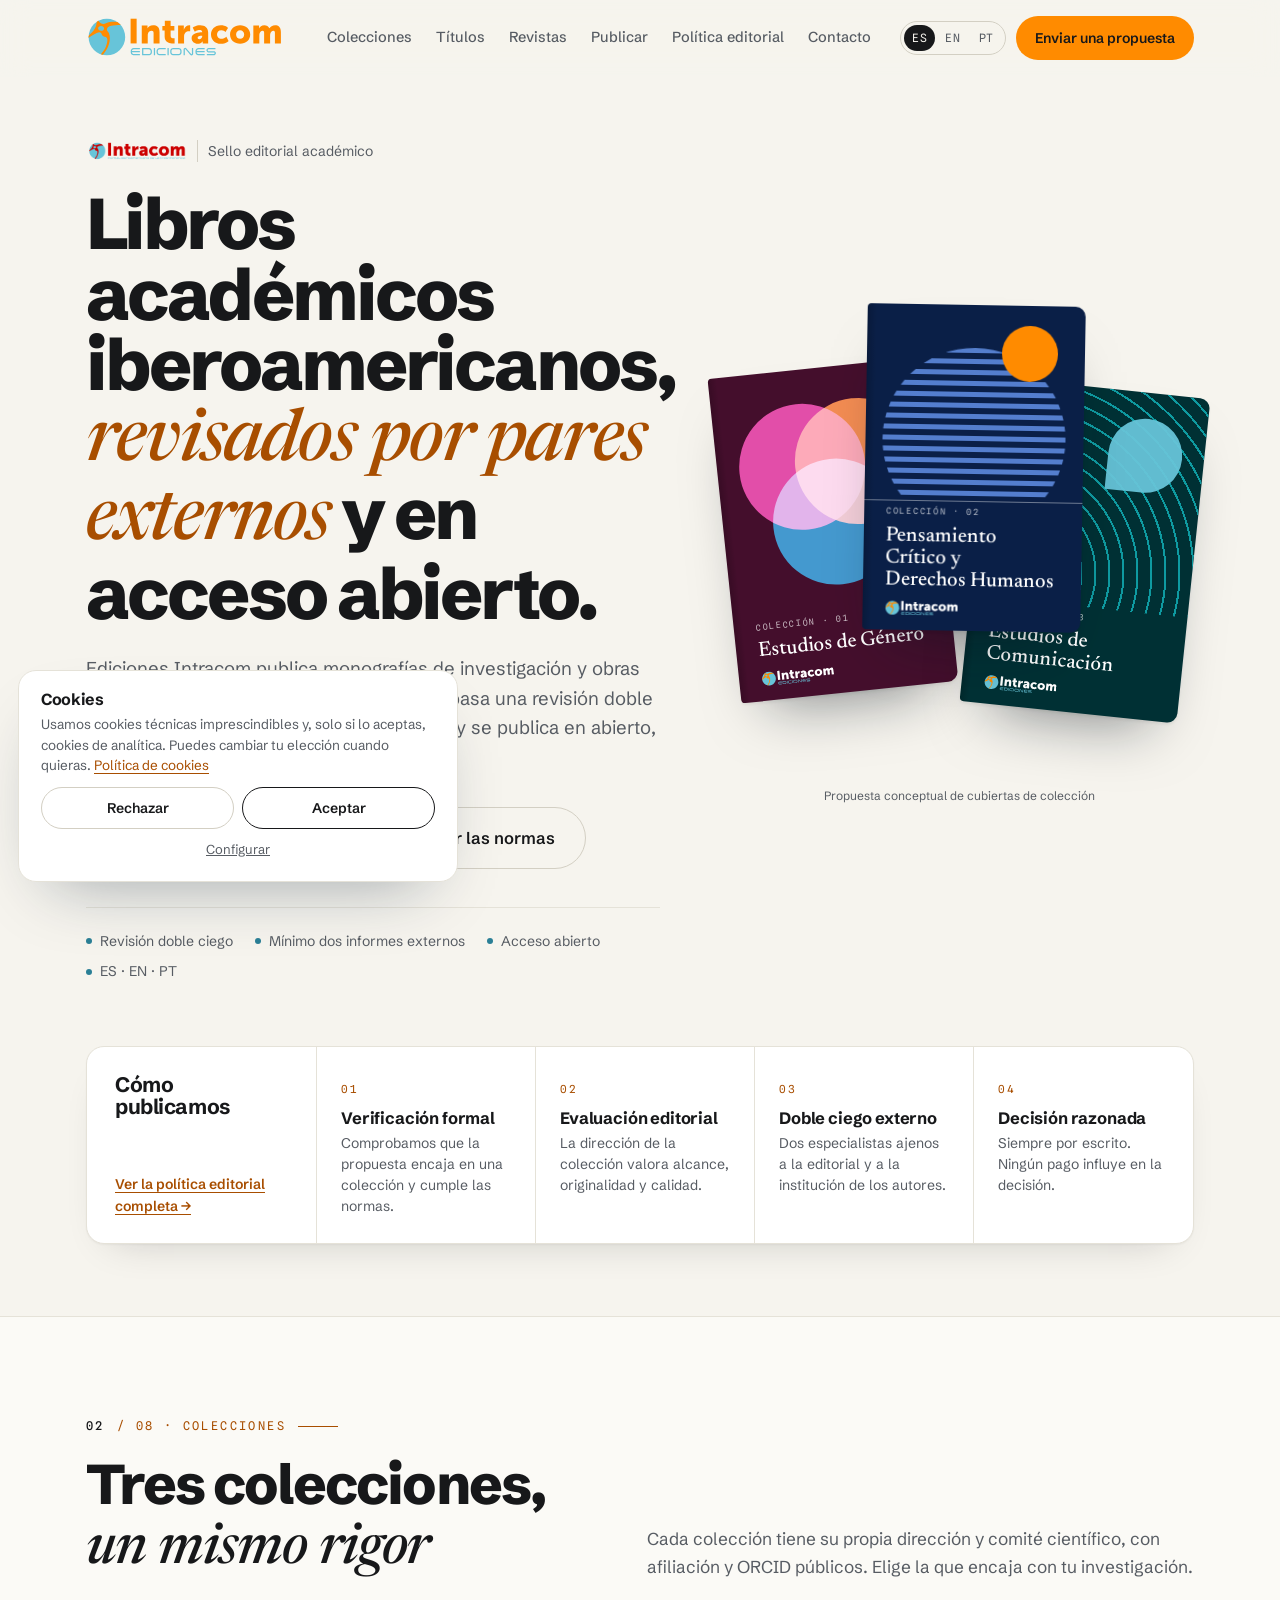
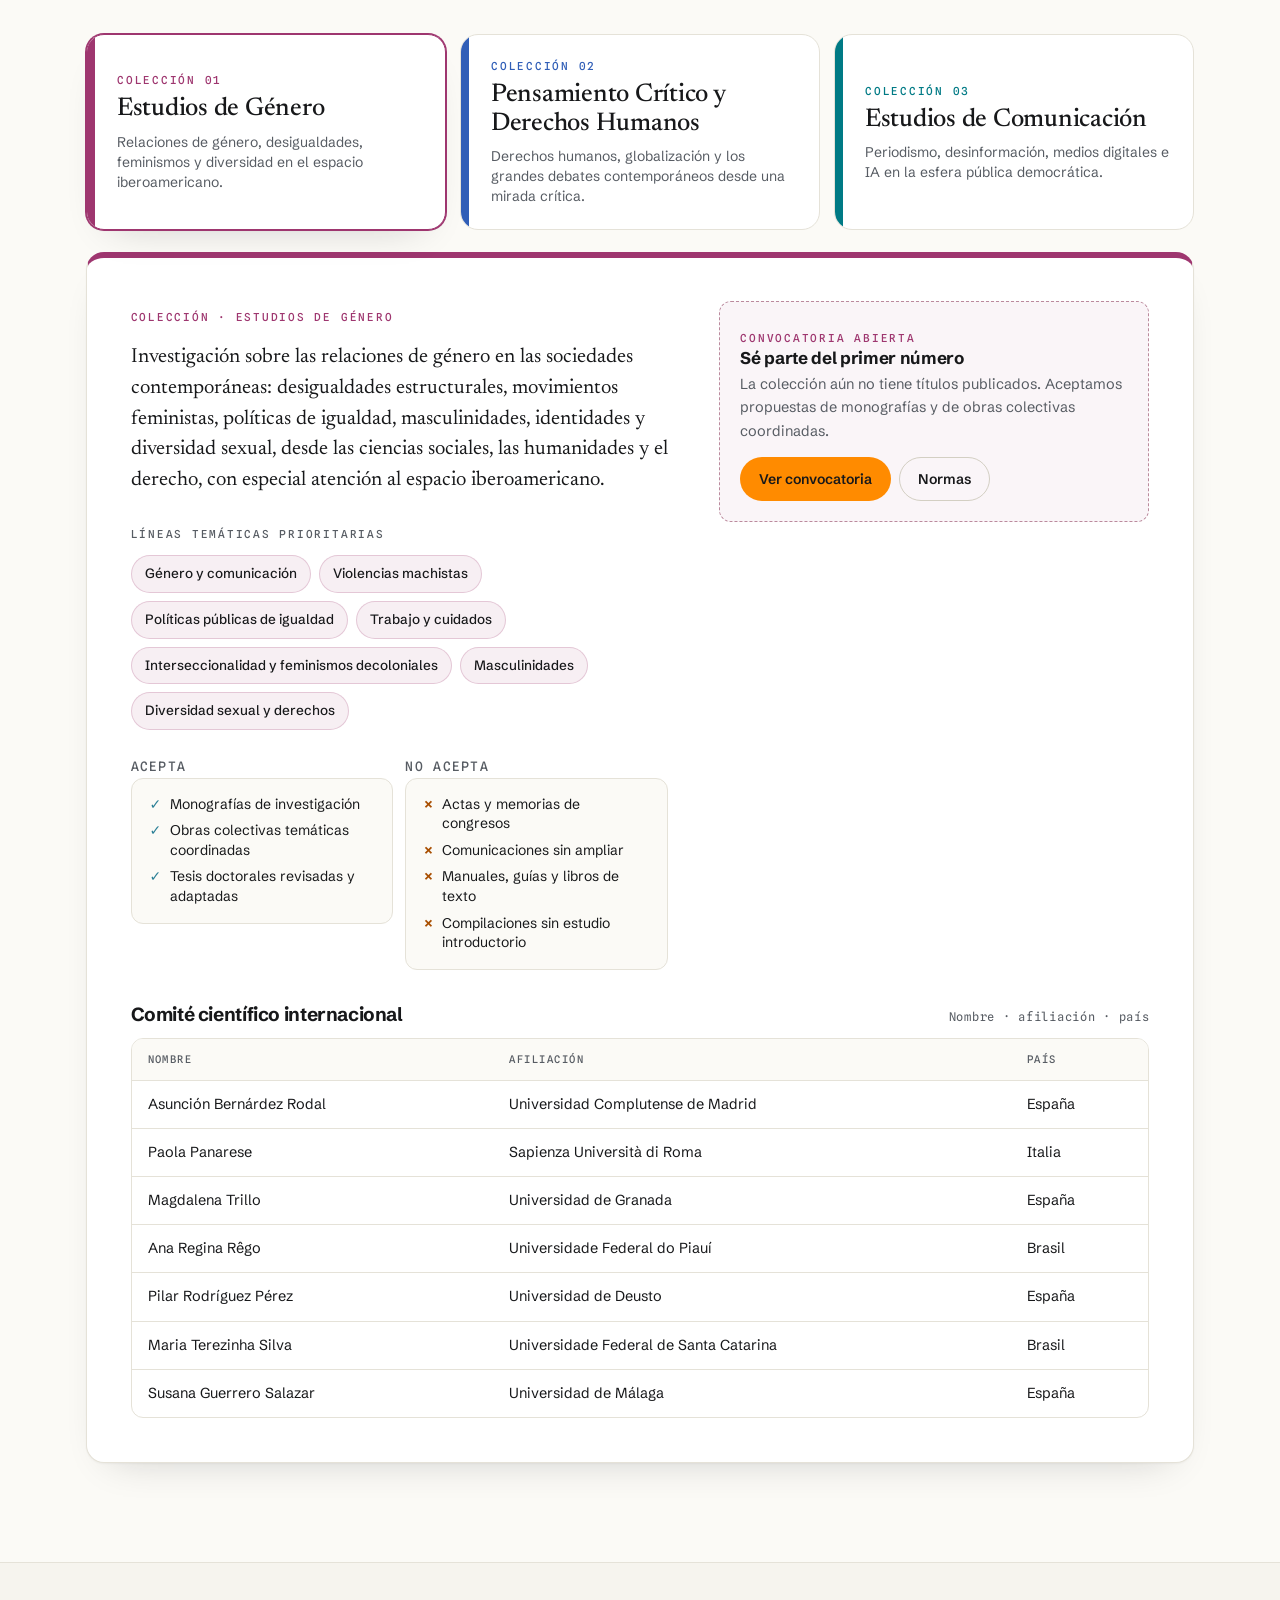
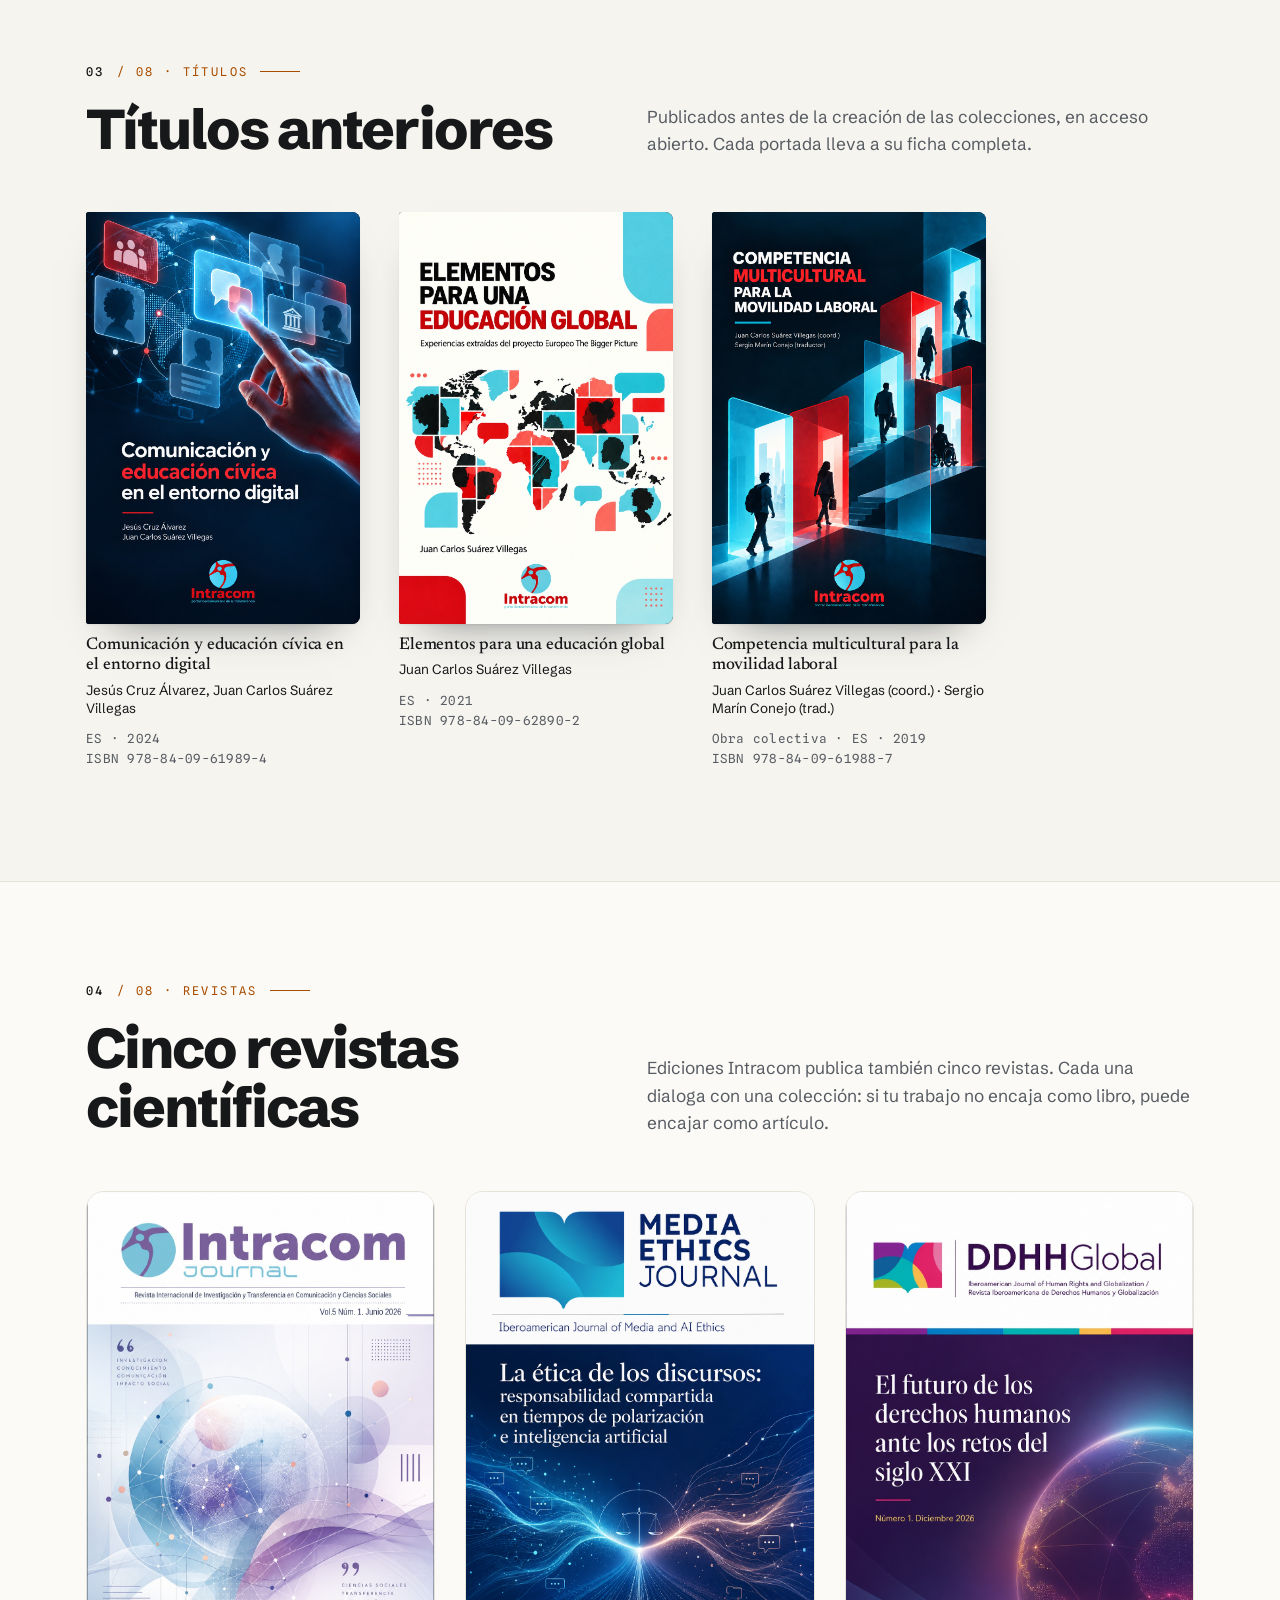
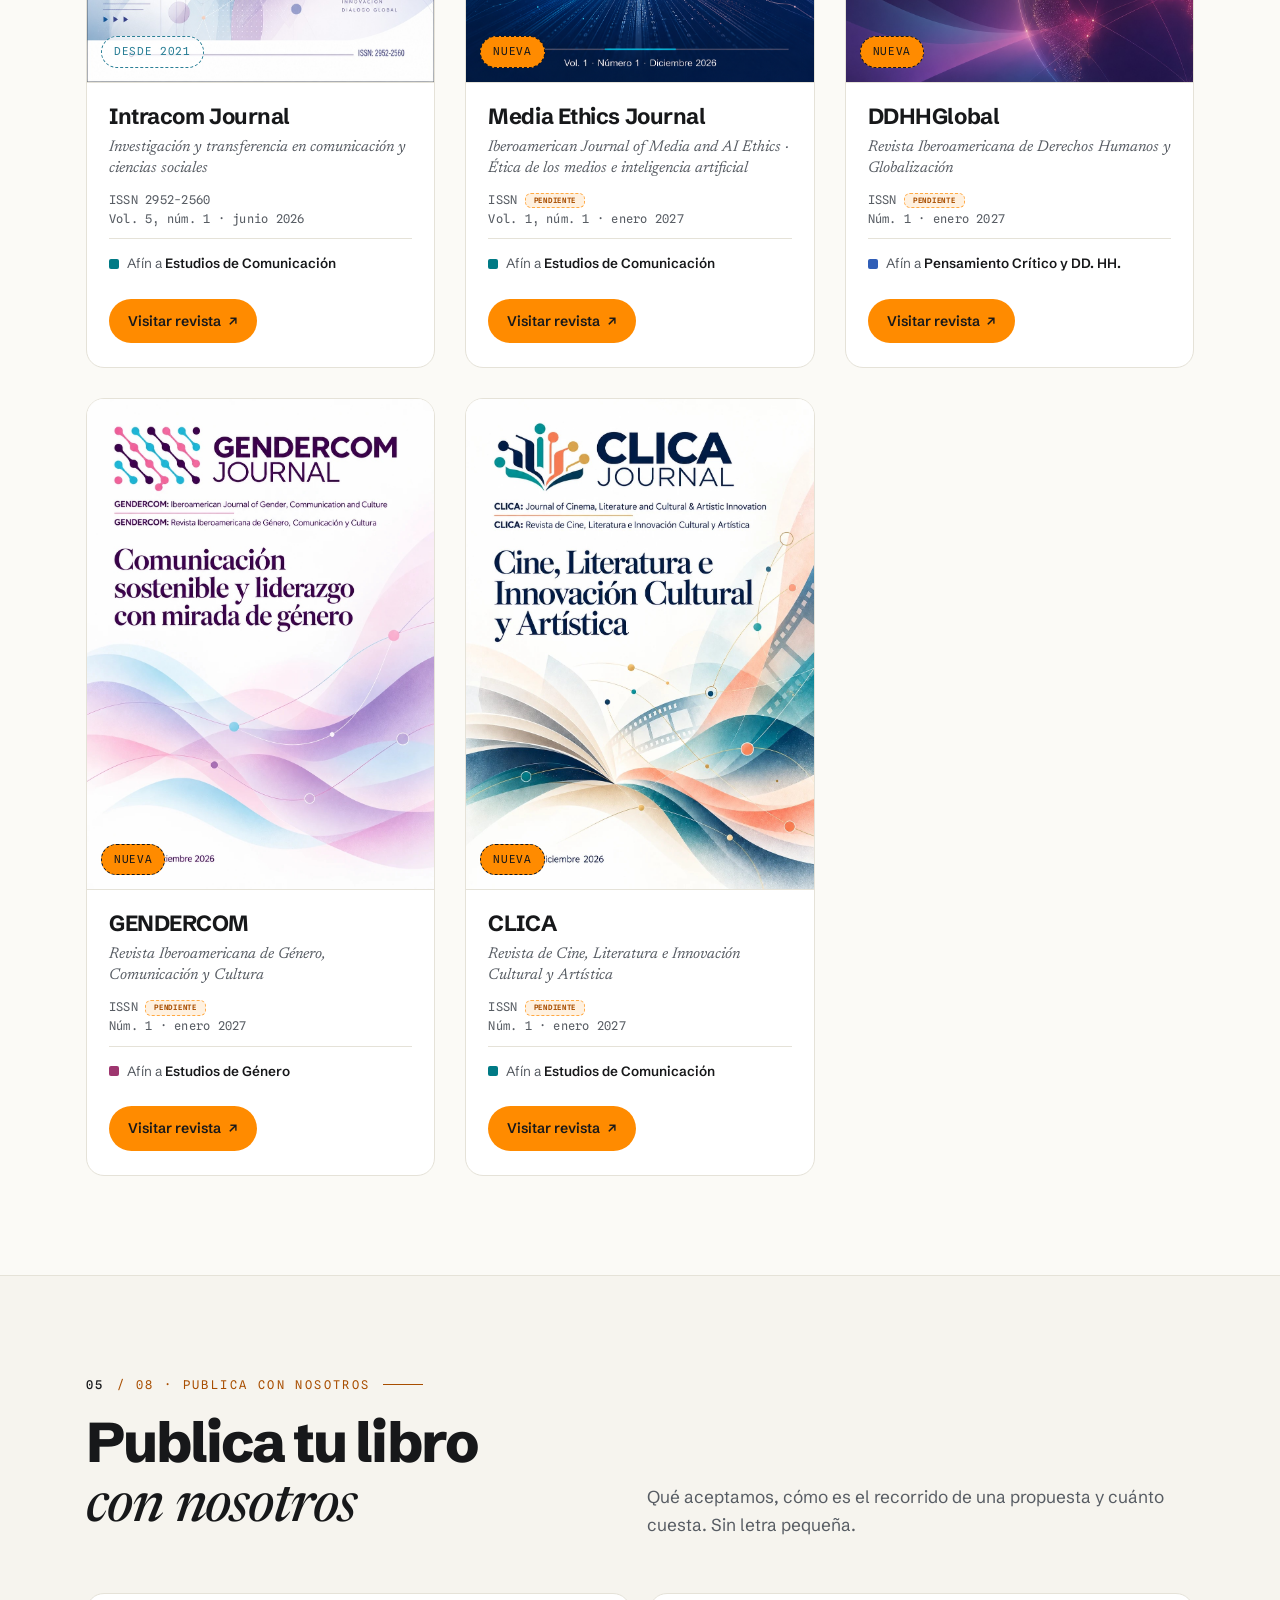
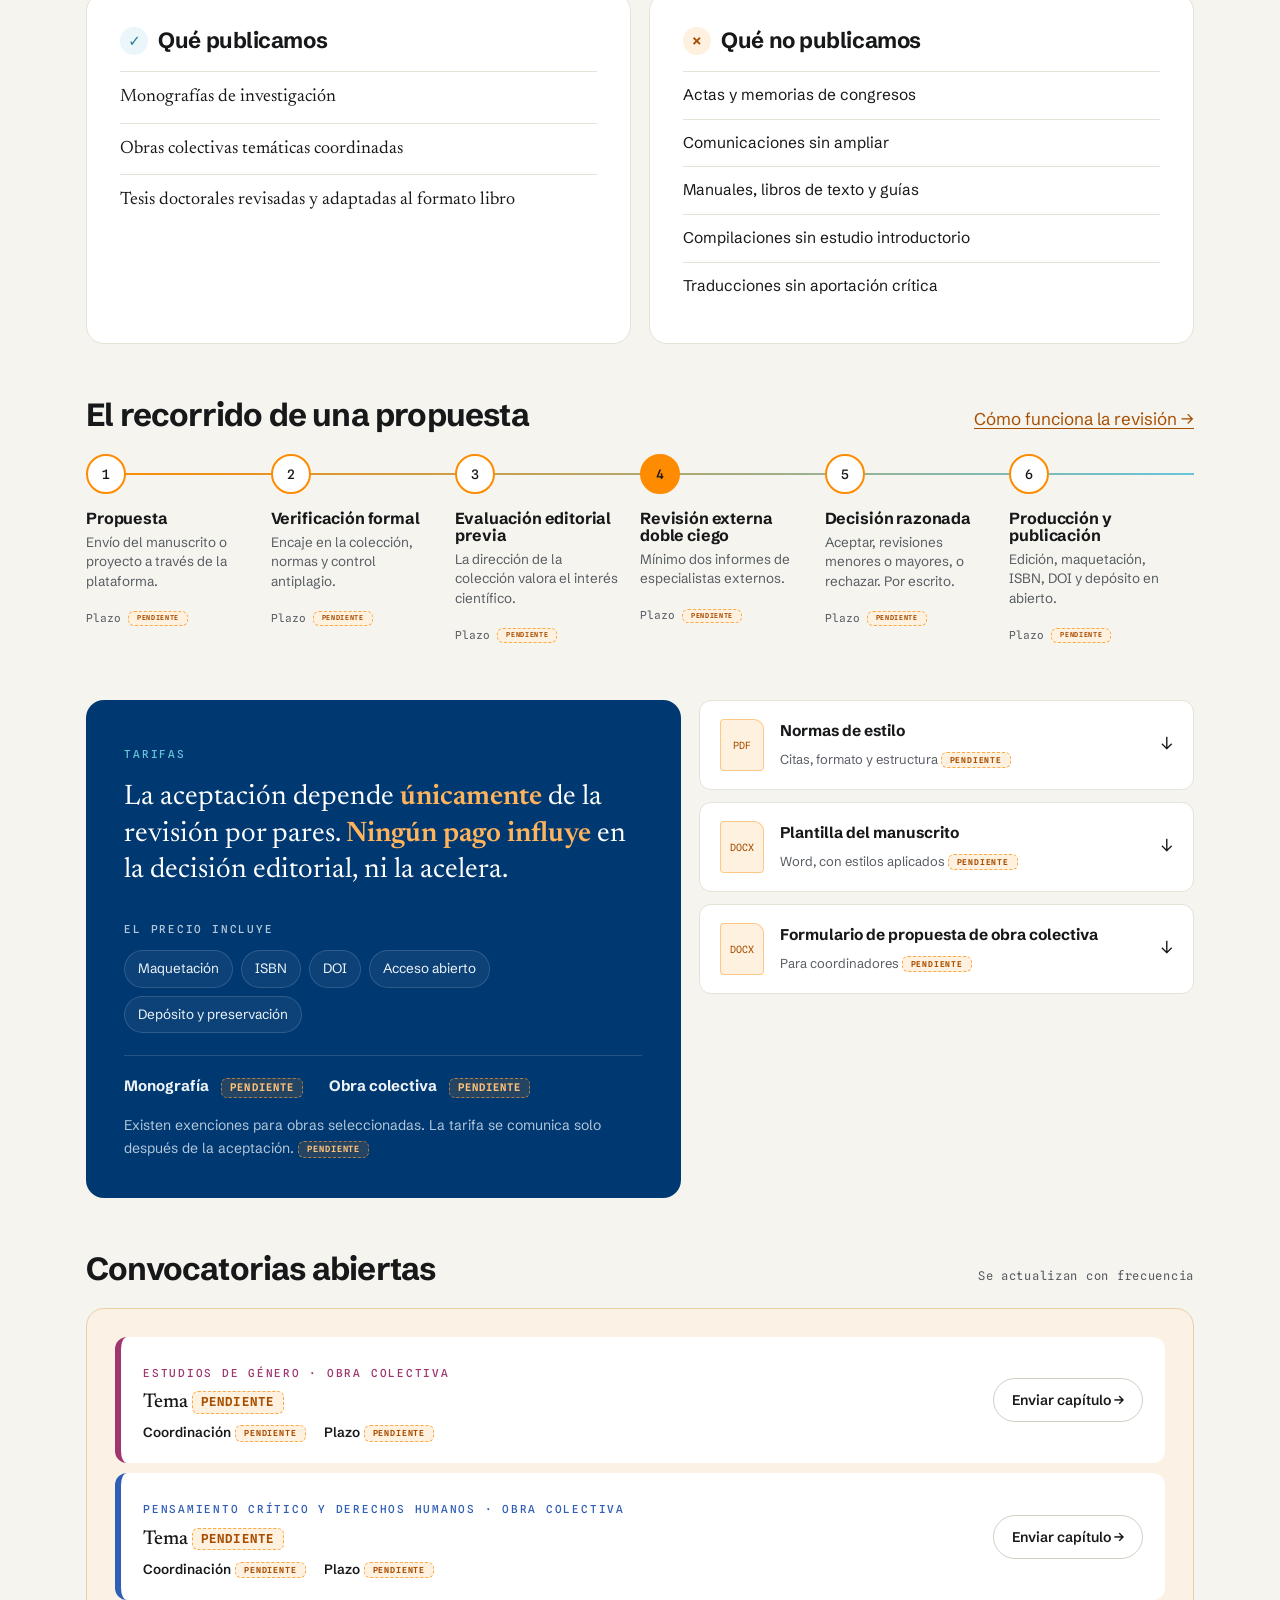
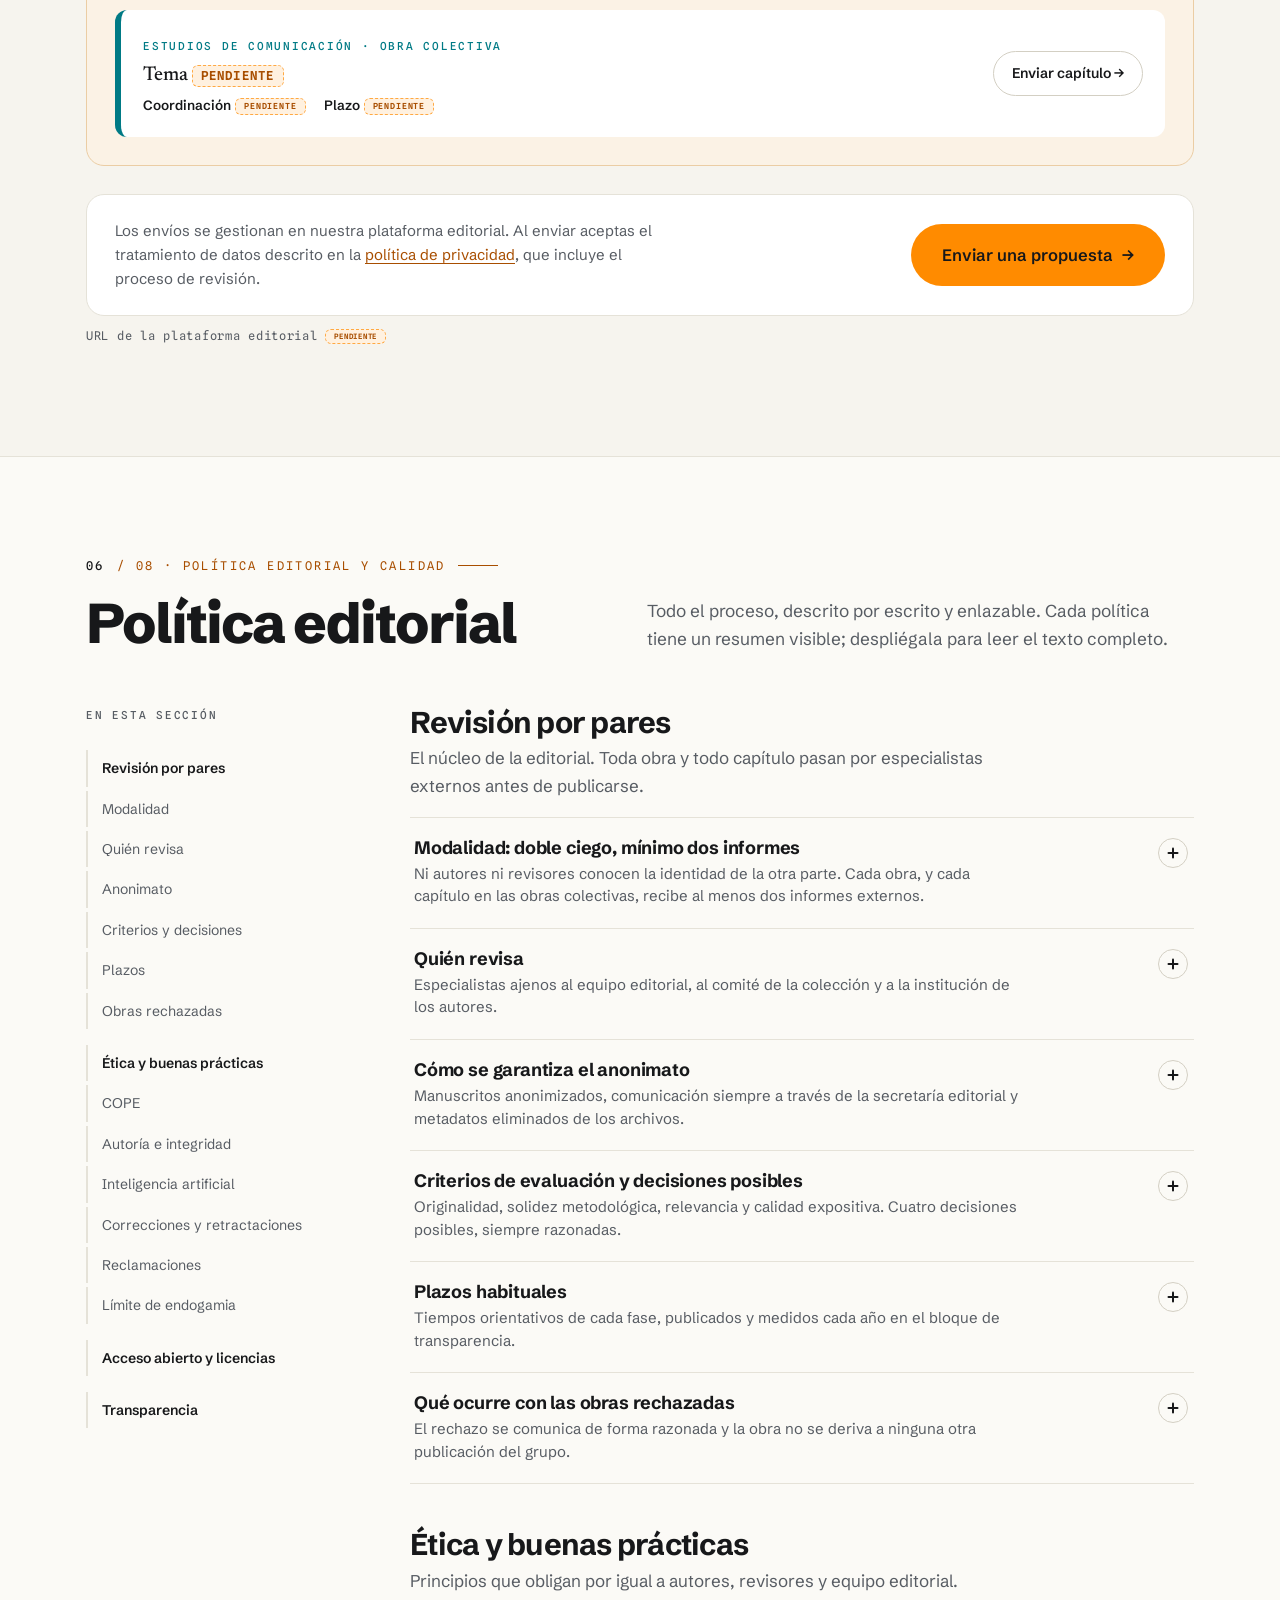
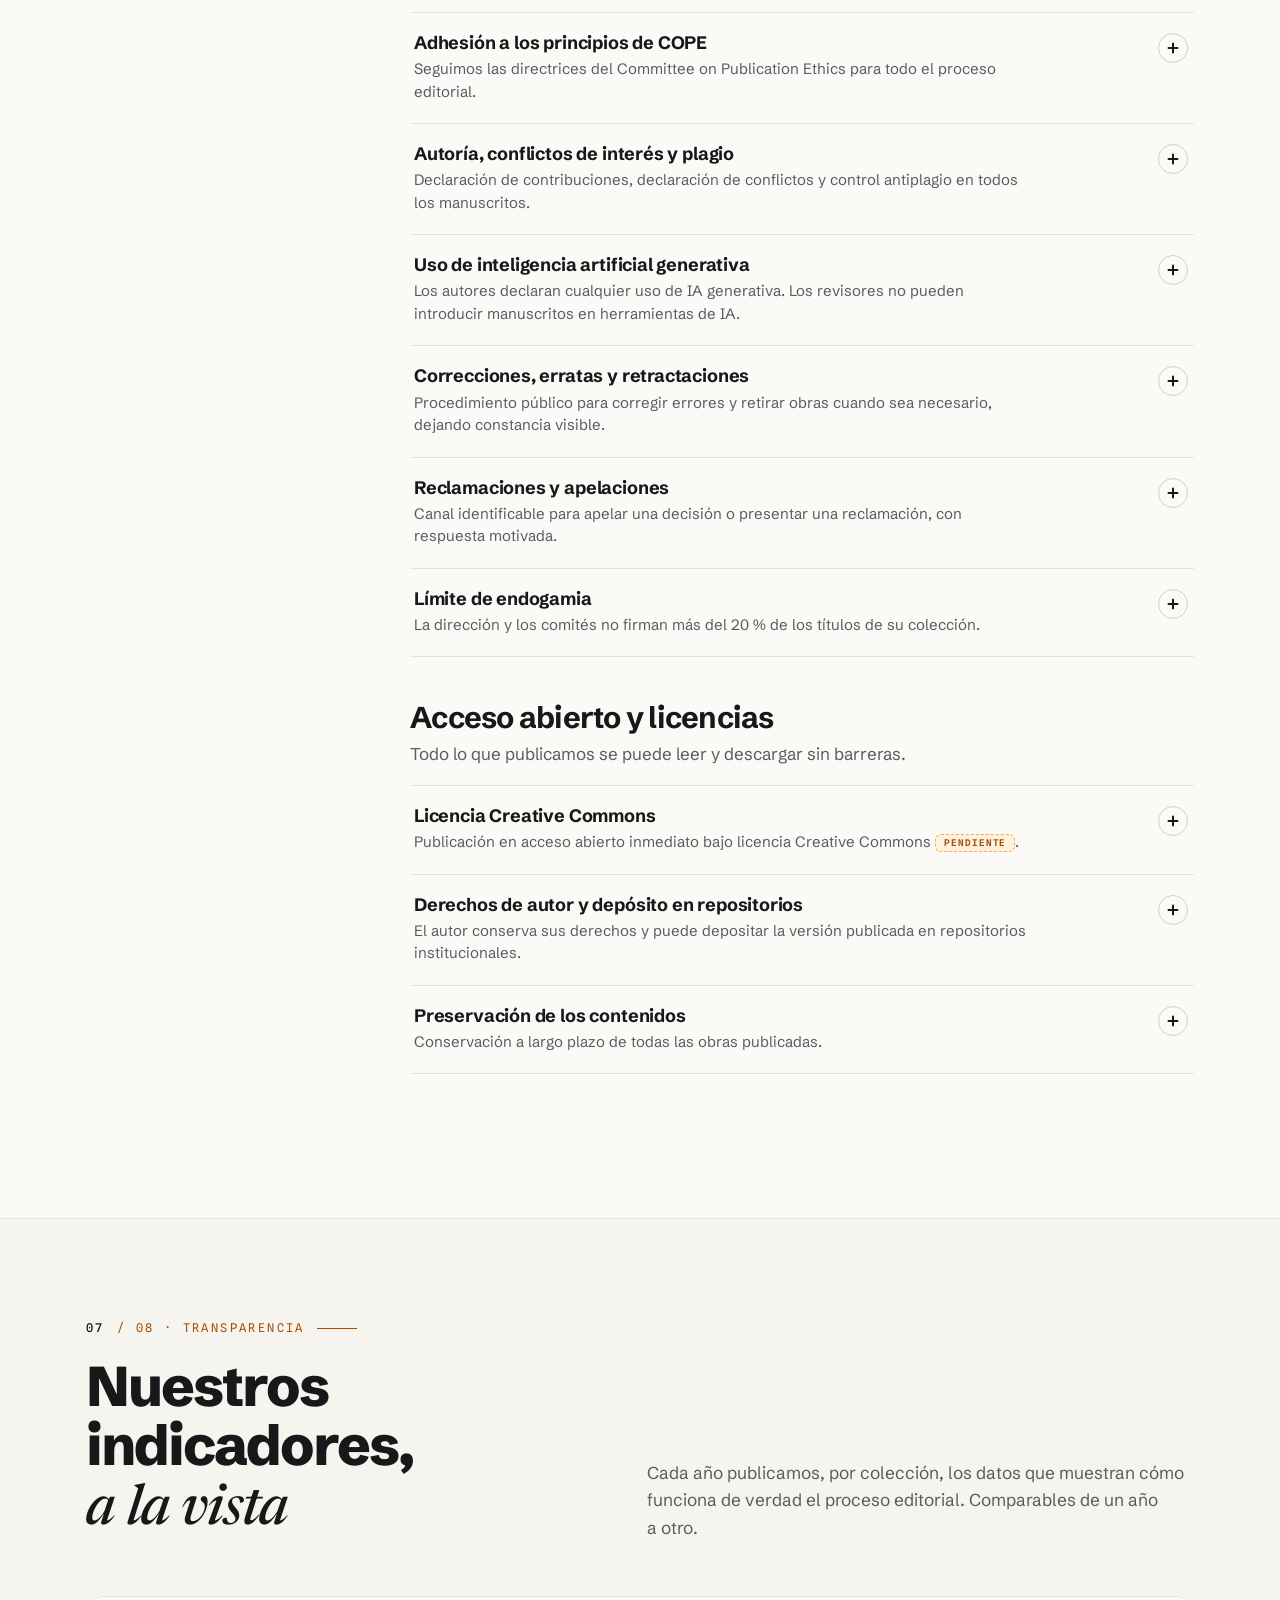
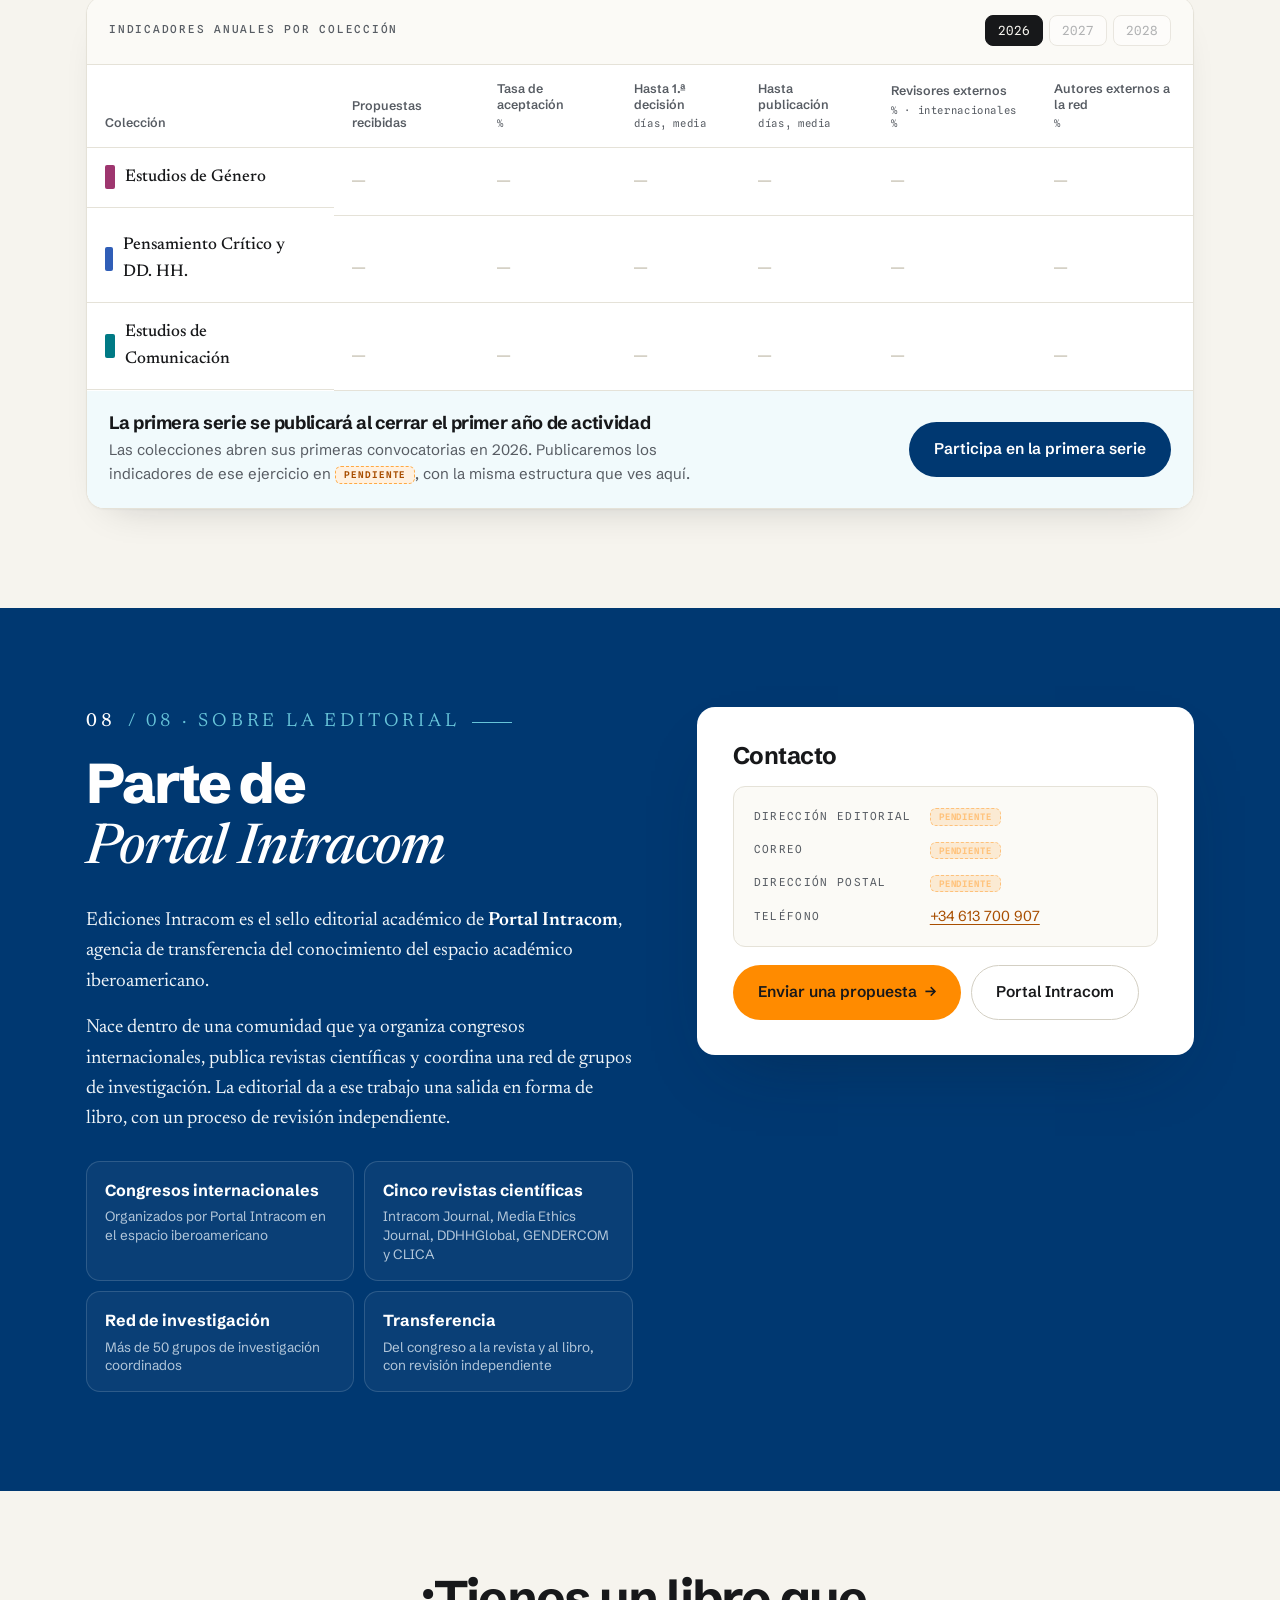
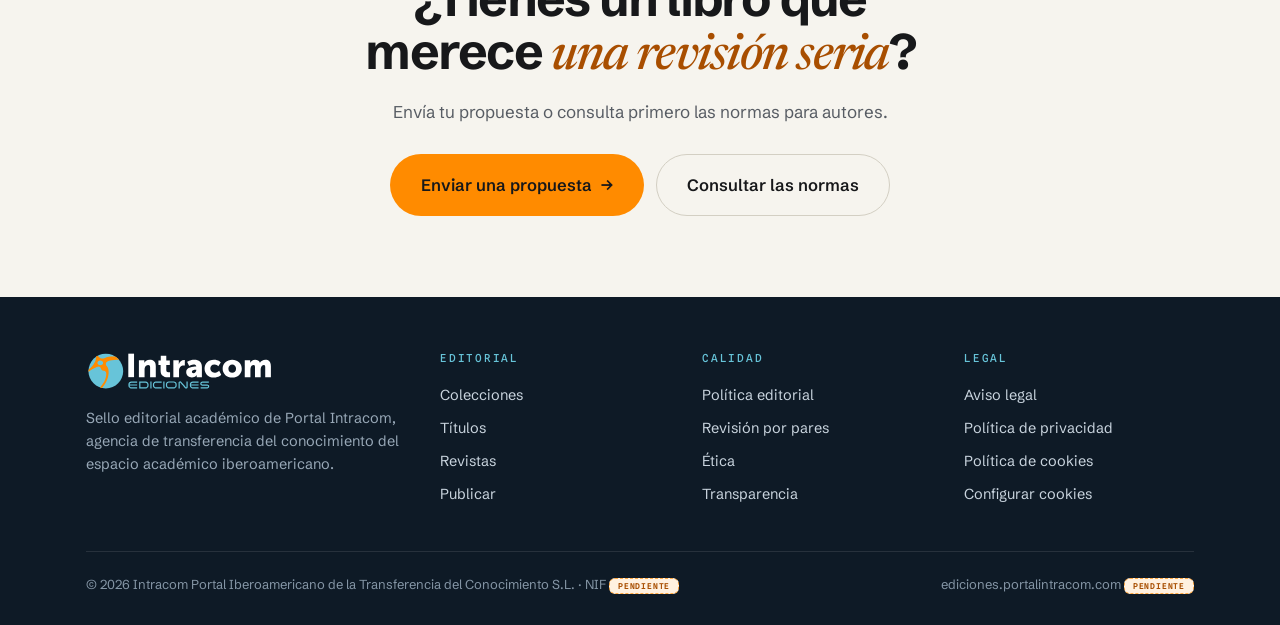
<file: index.html>
<!DOCTYPE html>
<html lang="es">
<head>
  <meta charset="utf-8">
  <title>Ediciones Intracom · Editorial académica en acceso abierto</title>
  <meta name="description" content="Ediciones Intracom, sello editorial académico de Portal Intracom. Monografías y obras colectivas con revisión por pares externa doble ciego y acceso abierto.">
  <link rel="canonical" href="https://ediciones.portalintracom.com/">
  <meta name="robots" content="index, follow, max-image-preview:large, max-snippet:-1">
  <meta property="og:type" content="website">
  <meta property="og:site_name" content="Ediciones Intracom">
  <meta property="og:locale" content="es_ES">
  <meta property="og:title" content="Ediciones Intracom · Editorial académica en acceso abierto">
  <meta property="og:description" content="Ediciones Intracom, sello editorial académico de Portal Intracom. Monografías y obras colectivas con revisión por pares externa doble ciego y acceso abierto.">
  <meta property="og:url" content="https://ediciones.portalintracom.com/">
  <meta property="og:image" content="https://ediciones.portalintracom.com/og.png">
  <meta property="og:image:width" content="1200">
  <meta property="og:image:height" content="630">
  <meta name="twitter:card" content="summary_large_image">
<meta name="viewport" content="width=device-width, initial-scale=1">
<link rel="preconnect" href="https://fonts.googleapis.com">
<link rel="preconnect" href="https://fonts.gstatic.com" crossorigin>
<link href="https://fonts.googleapis.com/css2?family=Schibsted+Grotesk:wght@400;500;600;700;800&family=Newsreader:ital,opsz,wght@0,6..72,400;0,6..72,500;0,6..72,600;1,6..72,400;1,6..72,500&family=Spline+Sans+Mono:wght@400;500;600&display=swap" rel="stylesheet">
<link rel="stylesheet" href="ediciones.css">
<link rel="icon" type="image/png" sizes="32x32" href="/favicon-32.png">
<link rel="icon" type="image/png" sizes="512x512" href="/favicon-512.png">
<link rel="apple-touch-icon" sizes="180x180" href="/favicon-180.png">
</head>
<body>
<header class="nav" id="nav">
<div class="container nav-inner">
<a class="brand" href="#inicio" aria-label="Ediciones Intracom — inicio"><img src="logo-ediciones.svg" alt="Intracom Ediciones"></a>
<span class="where" id="where" aria-hidden="true"></span>
<nav class="nav-links" id="navLinks" aria-label="Secciones">
<a href="#colecciones">Colecciones</a>
<a href="#catalogo">Títulos</a>
<a href="#revistas">Revistas</a>
<a href="#publicar">Publicar</a>
<a href="#politica-editorial">Política editorial</a>
<a href="#contacto">Contacto</a>
</nav>
<div class="nav-tools">
<div class="lang" role="group" aria-label="Idioma"><button aria-pressed="true">ES</button><button aria-pressed="false">EN</button><button aria-pressed="false" title="Portugués — previsto">PT</button></div>
<a href="#publicar" class="btn btn-primary btn-sm">Enviar una propuesta</a>
<button class="nav-toggle" id="navToggle" aria-label="Abrir menú" aria-expanded="false" aria-controls="navLinks"><svg width="26" height="26" viewBox="0 0 24 24" fill="none" stroke="currentColor" stroke-width="2"><path d="M3 6h18M3 12h18M3 18h18"></path></svg></button>
</div>
</div>
<div class="progress" id="progress"></div>
</header>
<main>
<!-- 01 · APERTURA -->
<section class="section hero" id="inicio" data-screen-label="01 Apertura" data-name="Inicio">
<div class="container">
<div class="hero-grid">
<div>
<div class="hero-kicker"><img src="intracom-horizontal.png" alt="Portal Intracom"><span>Sello editorial académico</span></div>
<h1 class="hero-title">Libros académicos iberoamericanos, <em>revisados por pares externos</em> y en acceso abierto.</h1>
<p class="hero-sub">Ediciones Intracom publica monografías de investigación y obras colectivas en tres colecciones. Cada obra pasa una revisión doble ciego con al menos dos informes externos y se publica en abierto, con ISBN y DOI.</p>
<div class="hero-actions"><a href="#publicar" class="btn btn-primary btn-lg">Enviar una propuesta <span class="arr">→</span></a><a href="#normas" class="btn btn-ghost btn-lg">Consultar las normas</a></div>
<div class="hero-facts"><span>Revisión doble ciego</span><span>Mínimo dos informes externos</span><span>Acceso abierto</span><span>ES · EN · PT</span></div>
</div>
<div class="shelf" aria-label="Las tres colecciones">
<div class="cover cv-gen"><div class="cv-art" aria-hidden="true"><i></i><i></i><i></i></div><div class="cv-txt"><span class="cv-col">Colección · 01</span><span class="cv-name">Estudios de Género</span></div><div class="cv-foot"><img src="logo-ediciones-white.svg" alt=""></div></div>
<div class="cover cv-ddhh"><div class="cv-art" aria-hidden="true"><i></i><i></i><i></i></div><div class="cv-txt"><span class="cv-col">Colección · 02</span><span class="cv-name">Pensamiento Crítico y Derechos Humanos</span></div><div class="cv-foot"><img src="logo-ediciones-white.svg" alt=""></div></div>
<div class="cover cv-com"><div class="cv-art" aria-hidden="true"><i></i><i></i><i></i></div><div class="cv-txt"><span class="cv-col">Colección · 03</span><span class="cv-name">Estudios de Comunicación</span></div><div class="cv-foot"><img src="logo-ediciones-white.svg" alt=""></div></div>
<p class="shelf-note">Propuesta conceptual de cubiertas de colección</p>
</div>
</div>
<div class="how" aria-labelledby="how-t">
<div class="how-lab"><h2 id="how-t">Cómo publicamos</h2><a href="#politica-editorial">Ver la política editorial completa →</a></div>
<div class="how-step"><span class="n">01</span><h3>Verificación formal</h3><p>Comprobamos que la propuesta encaja en una colección y cumple las normas.</p></div>
<div class="how-step"><span class="n">02</span><h3>Evaluación editorial</h3><p>La dirección de la colección valora alcance, originalidad y calidad.</p></div>
<div class="how-step"><span class="n">03</span><h3>Doble ciego externo</h3><p>Dos especialistas ajenos a la editorial y a la institución de los autores.</p></div>
<div class="how-step"><span class="n">04</span><h3>Decisión razonada</h3><p>Siempre por escrito. Ningún pago influye en la decisión.</p></div>
</div>
</div>
</section>
<!-- 02 · COLECCIONES -->
<section class="section alt" id="colecciones" data-screen-label="02 Colecciones" data-name="Colecciones">
<div class="container">
<div class="sec-head">
<div><p class="sec-no"><b>02</b> / 08 · Colecciones</p><h2 class="h-title">Tres colecciones, <em>un mismo rigor</em></h2></div>
<p class="lead">Cada colección tiene su propia dirección y comité científico, con afiliación y ORCID públicos. Elige la que encaja con tu investigación.</p>
</div>
<div class="col-tabs" role="tablist" id="colTabs"></div>
<div id="colPanels"></div>
</div>
</section>
<!-- 03 · CATÁLOGO -->
<section class="section" id="catalogo" data-screen-label="03 Títulos" data-name="Títulos">
<div class="container">
<div class="sec-head">
<div><p class="sec-no"><b>03</b> / 08 · Títulos</p><h2 class="h-title">Títulos anteriores</h2></div>
<p class="lead">Publicados antes de la creación de las colecciones, en acceso abierto. Cada portada lleva a su ficha completa.</p>
</div>
<div id="catalogOut"></div>
</div>
</section>
<!-- 04 · REVISTAS -->
<section class="section alt" id="revistas" data-screen-label="04 Revistas" data-name="Revistas">
<div class="container">
<div class="sec-head">
<div><p class="sec-no"><b>04</b> / 08 · Revistas</p><h2 class="h-title">Cinco revistas científicas</h2></div>
<p class="lead">Ediciones Intracom publica también cinco revistas. Cada una dialoga con una colección: si tu trabajo no encaja como libro, puede encajar como artículo.</p>
</div>
<div class="journals">
<a class="journal" href="https://intracom.es/" target="_blank" rel="noopener" style="--cc:var(--c-com)"><div class="j-cover"><span class="j-badge">Desde 2021</span><img src="revista-intracom-journal.jpg" alt="Portada de Intracom Journal, vol. 5, núm. 1"></div><div class="j-body"><h3>Intracom Journal</h3><p class="j-sub">Investigación y transferencia en comunicación y ciencias sociales</p><p class="j-data">ISSN 2952-2560<br>Vol. 5, núm. 1 · junio 2026</p><div class="j-link"><span class="aff"><i></i><span>Afín a <b>Estudios de Comunicación</b></span></span></div><span class="btn btn-primary btn-sm j-btn">Visitar revista <span class="arr">↗</span></span></div></a>
<a class="journal" href="https://mediaethics-journal.portalintracom.com/" target="_blank" rel="noopener" style="--cc:var(--c-com)"><div class="j-cover"><span class="j-badge new">Nueva</span><img src="revista-media-ethics.png" alt="Portada de Media Ethics Journal, vol. 1, núm. 1"></div><div class="j-body"><h3>Media Ethics Journal</h3><p class="j-sub">Iberoamerican Journal of Media and AI Ethics · Ética de los medios e inteligencia artificial</p><p class="j-data">ISSN <span class="pend" data-pend="ISSN de Media Ethics Journal"></span><br>Vol. 1, núm. 1 · enero 2027</p><div class="j-link"><span class="aff"><i></i><span>Afín a <b>Estudios de Comunicación</b></span></span></div><span class="btn btn-primary btn-sm j-btn">Visitar revista <span class="arr">↗</span></span></div></a>
<a class="journal" href="https://ddhhglobal-journal.portalintracom.com/" target="_blank" rel="noopener" style="--cc:var(--c-ddhh)"><div class="j-cover"><span class="j-badge new">Nueva</span><img src="revista-ddhhglobal.jpg" alt="Portada de DDHHGlobal, núm. 1"></div><div class="j-body"><h3>DDHHGlobal</h3><p class="j-sub">Revista Iberoamericana de Derechos Humanos y Globalización</p><p class="j-data">ISSN <span class="pend" data-pend="ISSN de DDHHGlobal"></span><br>Núm. 1 · enero 2027</p><div class="j-link"><span class="aff"><i></i><span>Afín a <b>Pensamiento Crítico y DD. HH.</b></span></span></div><span class="btn btn-primary btn-sm j-btn">Visitar revista <span class="arr">↗</span></span></div></a>
<a class="journal" href="https://gendercom-journal.portalintracom.com/" target="_blank" rel="noopener" style="--cc:var(--c-gen)"><div class="j-cover"><span class="j-badge new">Nueva</span><img src="revista-gendercom.jpg" alt="Portada de GENDERCOM Journal, núm. 1"></div><div class="j-body"><h3>GENDERCOM</h3><p class="j-sub">Revista Iberoamericana de Género, Comunicación y Cultura</p><p class="j-data">ISSN <span class="pend" data-pend="ISSN de GENDERCOM"></span><br>Núm. 1 · enero 2027</p><div class="j-link"><span class="aff"><i></i><span>Afín a <b>Estudios de Género</b></span></span></div><span class="btn btn-primary btn-sm j-btn">Visitar revista <span class="arr">↗</span></span></div></a>
<a class="journal" href="https://clica-journal.portalintracom.com/" target="_blank" rel="noopener" style="--cc:var(--c-com)"><div class="j-cover"><span class="j-badge new">Nueva</span><img src="revista-clica.jpg" alt="Portada de CLICA Journal, núm. 1"></div><div class="j-body"><h3>CLICA</h3><p class="j-sub">Revista de Cine, Literatura e Innovación Cultural y Artística</p><p class="j-data">ISSN <span class="pend" data-pend="ISSN de CLICA"></span><br>Núm. 1 · enero 2027</p><div class="j-link"><span class="aff"><i></i><span>Afín a <b>Estudios de Comunicación</b></span></span></div><span class="btn btn-primary btn-sm j-btn">Visitar revista <span class="arr">↗</span></span></div></a>
</div>
</div>
</section>
<!-- 05 · PUBLICAR -->
<section class="section" id="publicar" data-screen-label="05 Publicar" data-name="Publicar">
<div class="container">
<div class="sec-head">
<div><p class="sec-no"><b>05</b> / 08 · Publica con nosotros</p><h2 class="h-title">Publica tu libro <em>con nosotros</em></h2></div>
<p class="lead">Qué aceptamos, cómo es el recorrido de una propuesta y cuánto cuesta. Sin letra pequeña.</p>
</div>
<div class="pub-yesno">
<div class="pub-card y"><h3><i>✓</i>Qué publicamos</h3><ul><li>Monografías de investigación</li><li>Obras colectivas temáticas coordinadas</li><li>Tesis doctorales revisadas y adaptadas al formato libro</li></ul></div>
<div class="pub-card n"><h3><i>×</i>Qué no publicamos</h3><ul><li>Actas y memorias de congresos</li><li>Comunicaciones sin ampliar</li><li>Manuales, libros de texto y guías</li><li>Compilaciones sin estudio introductorio</li><li>Traducciones sin aportación crítica</li></ul></div>
</div>
<div class="steps" id="proceso">
<div class="steps-head"><h3>El recorrido de una propuesta</h3><a href="#revision-por-pares">Cómo funciona la revisión →</a></div>
<ol class="step-rail" style="list-style:none;margin:0;padding:0">
<li class="step"><span class="dot">1</span><h4>Propuesta</h4><p>Envío del manuscrito o proyecto a través de la plataforma.</p><span class="t">Plazo <span class="pend" data-pend="Plazo orientativo · paso 1 Propuesta"></span></span></li>
<li class="step"><span class="dot">2</span><h4>Verificación formal</h4><p>Encaje en la colección, normas y control antiplagio.</p><span class="t">Plazo <span class="pend" data-pend="Plazo orientativo · paso 2 Verificación formal"></span></span></li>
<li class="step"><span class="dot">3</span><h4>Evaluación editorial previa</h4><p>La dirección de la colección valora el interés científico.</p><span class="t">Plazo <span class="pend" data-pend="Plazo orientativo · paso 3 Evaluación editorial"></span></span></li>
<li class="step"><span class="dot">4</span><h4>Revisión externa doble ciego</h4><p>Mínimo dos informes de especialistas externos.</p><span class="t">Plazo <span class="pend" data-pend="Plazo orientativo · paso 4 Revisión externa"></span></span></li>
<li class="step"><span class="dot">5</span><h4>Decisión razonada</h4><p>Aceptar, revisiones menores o mayores, o rechazar. Por escrito.</p><span class="t">Plazo <span class="pend" data-pend="Plazo orientativo · paso 5 Decisión"></span></span></li>
<li class="step"><span class="dot">6</span><h4>Producción y publicación</h4><p>Edición, maquetación, ISBN, DOI y depósito en abierto.</p><span class="t">Plazo <span class="pend" data-pend="Plazo orientativo · paso 6 Producción"></span></span></li>
</ol>
</div>
<div class="fees" id="tarifas">
<div class="fee-main on-navy">
<span class="lab">Tarifas</span>
<p class="fee-quote">La aceptación depende <b>únicamente</b> de la revisión por pares. <b>Ningún pago influye</b> en la decisión editorial, ni la acelera.</p>
<span class="lab" style="color:var(--navy-muted)">El precio incluye</span>
<div class="fee-inc"><span>Maquetación</span><span>ISBN</span><span>DOI</span><span>Acceso abierto</span><span>Depósito y preservación</span></div>
<div class="fee-row"><strong>Monografía</strong><span class="pend" data-pend="Tarifa · monografía"></span><strong style="margin-left:14px">Obra colectiva</strong><span class="pend" data-pend="Tarifa · obra colectiva"></span></div>
<p style="margin:16px 0 0;font-size:14px;color:var(--navy-muted)">Existen exenciones para obras seleccionadas. La tarifa se comunica solo después de la aceptación. <span class="pend" data-pend="Confirmar: tarifa comunicada tras la aceptación y criterios de exención"></span></p>
</div>
<div class="fee-side" id="normas">
<a class="dl" href="#"><span class="ic">PDF</span><span><b>Normas de estilo</b><small>Citas, formato y estructura <span class="pend" data-pend="Archivo · Normas de estilo (PDF)"></span></small></span><span class="go">↓</span></a>
<a class="dl" href="#"><span class="ic">DOCX</span><span><b>Plantilla del manuscrito</b><small>Word, con estilos aplicados <span class="pend" data-pend="Archivo · Plantilla del manuscrito (DOCX)"></span></small></span><span class="go">↓</span></a>
<a class="dl" href="#"><span class="ic">DOCX</span><span><b>Formulario de propuesta de obra colectiva</b><small>Para coordinadores <span class="pend" data-pend="Archivo · Formulario de propuesta de obra colectiva"></span></small></span><span class="go">↓</span></a>
</div>
</div>
<div class="calls" id="convocatorias">
<div class="steps-head"><h3>Convocatorias abiertas</h3><span class="mono" style="color:var(--muted)">Se actualizan con frecuencia</span></div>
<div class="calls-list" id="callsList"></div>
</div>
<div class="submit-bar">
<p>Los envíos se gestionan en nuestra plataforma editorial. Al enviar aceptas el tratamiento de datos descrito en la <a href="#">política de privacidad</a>, que incluye el proceso de revisión.</p>
<a href="#" class="btn btn-primary btn-lg">Enviar una propuesta <span class="arr">→</span></a>
</div>
<p class="mono" style="color:var(--muted);margin-top:10px">URL de la plataforma editorial <span class="pend" data-pend="URL de la plataforma editorial de envíos"></span></p>
</div>
</section>
<!-- 06 · POLÍTICA EDITORIAL -->
<section class="section alt" id="politica-editorial" data-screen-label="06 Política editorial" data-name="Política editorial">
<div class="container">
<div class="sec-head">
<div><p class="sec-no"><b>06</b> / 08 · Política editorial y calidad</p><h2 class="h-title">Política editorial</h2></div>
<p class="lead">Todo el proceso, descrito por escrito y enlazable. Cada política tiene un resumen visible; despliégala para leer el texto completo.</p>
</div>
<div class="policy">
<nav class="pol-index" aria-label="Índice de la política editorial" id="polIndex">
<span class="lab">En esta sección</span>
<a class="grp" href="#revision-por-pares">Revisión por pares</a>
<a href="#politica-modalidad">Modalidad</a><a href="#politica-revisores">Quién revisa</a><a href="#politica-anonimato">Anonimato</a><a href="#politica-criterios">Criterios y decisiones</a><a href="#politica-plazos">Plazos</a><a href="#politica-rechazo">Obras rechazadas</a>
<a class="grp" href="#etica">Ética y buenas prácticas</a>
<a href="#politica-cope">COPE</a><a href="#politica-autoria">Autoría e integridad</a><a href="#politica-ia">Inteligencia artificial</a><a href="#politica-correcciones">Correcciones y retractaciones</a><a href="#politica-reclamaciones">Reclamaciones</a><a href="#politica-endogamia">Límite de endogamia</a>
<a class="grp" href="#acceso-abierto">Acceso abierto y licencias</a>
<a class="grp" href="#transparencia">Transparencia</a>
</nav>
<div>
<div class="pol-group" id="revision-por-pares">
<h3>Revisión por pares</h3><p>El núcleo de la editorial. Toda obra y todo capítulo pasan por especialistas externos antes de publicarse.</p>
<details class="pol" id="politica-modalidad"><summary><h4>Modalidad: doble ciego, mínimo dos informes</h4><span class="sum">Ni autores ni revisores conocen la identidad de la otra parte. Cada obra, y cada capítulo en las obras colectivas, recibe al menos dos informes externos.</span><span class="pm" aria-hidden="true"></span></summary>
<div class="pol-body"><p>Ediciones Intracom aplica revisión por pares de doble ciego a todas las obras que publica. Cada monografía recibe un mínimo de dos informes de revisión externos. En las obras colectivas, cada capítulo se evalúa de forma individual con el mismo mínimo de dos informes, además de la valoración del conjunto de la obra.</p><p>Si los dos informes son discrepantes, la dirección de la colección solicita un tercer informe antes de tomar una decisión.</p><a class="anchor" href="#politica-modalidad">#politica-modalidad</a></div></details>
<details class="pol" id="politica-revisores"><summary><h4>Quién revisa</h4><span class="sum">Especialistas ajenos al equipo editorial, al comité de la colección y a la institución de los autores.</span><span class="pm" aria-hidden="true"></span></summary>
<div class="pol-body"><p>Los revisores son especialistas reconocidos en el área de la obra y cumplen tres condiciones de independencia:</p><ul><li>No forman parte del equipo editorial de Ediciones Intracom.</li><li>No pertenecen al comité científico de la colección en la que se evalúa la obra.</li><li>No pertenecen a la misma institución que ninguno de los autores.</li></ul><p>Antes de aceptar el encargo, cada revisor declara la ausencia de conflictos de interés con la obra o con sus autores.</p><a class="anchor" href="#politica-revisores">#politica-revisores</a></div></details>
<details class="pol" id="politica-anonimato"><summary><h4>Cómo se garantiza el anonimato</h4><span class="sum">Manuscritos anonimizados, comunicación siempre a través de la secretaría editorial y metadatos eliminados de los archivos.</span><span class="pm" aria-hidden="true"></span></summary>
<div class="pol-body"><p>La secretaría editorial retira del manuscrito nombres, afiliaciones, agradecimientos, autocitas identificables y metadatos de los archivos antes de enviarlo a revisión. Autores y revisores nunca se comunican directamente: todo el intercambio pasa por la plataforma editorial.</p><p>Los informes se devuelven a los autores sin datos que permitan identificar a quien los firma.</p><a class="anchor" href="#politica-anonimato">#politica-anonimato</a></div></details>
<details class="pol" id="politica-criterios"><summary><h4>Criterios de evaluación y decisiones posibles</h4><span class="sum">Originalidad, solidez metodológica, relevancia y calidad expositiva. Cuatro decisiones posibles, siempre razonadas.</span><span class="pm" aria-hidden="true"></span></summary>
<div class="pol-body"><p>Los revisores valoran la originalidad y la aportación al campo, la solidez teórica y metodológica, la pertinencia y actualidad de las fuentes, la coherencia de la estructura y la calidad de la exposición. <span class="pend" data-pend="Formulario de evaluación / rúbrica de revisores"></span></p>
<div class="decisions"><div><b>Aceptar</b>La obra se publica sin cambios sustanciales.</div><div><b>Revisiones menores</b>Ajustes puntuales verificados por la dirección.</div><div><b>Revisiones mayores</b>Cambios de fondo; la nueva versión vuelve a revisión.</div><div><b>Rechazar</b>La obra no alcanza el nivel requerido.</div></div>
<a class="anchor" href="#politica-criterios">#politica-criterios</a></div></details>
<details class="pol" id="politica-plazos"><summary><h4>Plazos habituales</h4><span class="sum">Tiempos orientativos de cada fase, publicados y medidos cada año en el bloque de transparencia.</span><span class="pm" aria-hidden="true"></span></summary>
<div class="pol-body"><p>Plazo para la primera decisión: <span class="pend" data-pend="Plazo habitual hasta la primera decisión"></span>. Plazo hasta la publicación tras la aceptación: <span class="pend" data-pend="Plazo habitual hasta la publicación"></span>.</p><p>Los tiempos reales medios se publican cada año en el apartado de <a href="#transparencia">transparencia</a>.</p><a class="anchor" href="#politica-plazos">#politica-plazos</a></div></details>
<details class="pol" id="politica-rechazo"><summary><h4>Qué ocurre con las obras rechazadas</h4><span class="sum">El rechazo se comunica de forma razonada y la obra no se deriva a ninguna otra publicación del grupo.</span><span class="pm" aria-hidden="true"></span></summary>
<div class="pol-body"><p>Toda obra rechazada recibe una comunicación escrita con los motivos de la decisión y, cuando la hay, los informes de revisión anonimizados. Ediciones Intracom no deriva obras rechazadas a ninguna otra publicación, revista o servicio de Portal Intracom.</p><a class="anchor" href="#politica-rechazo">#politica-rechazo</a></div></details>
</div>
<div class="pol-group" id="etica">
<h3>Ética y buenas prácticas</h3><p>Principios que obligan por igual a autores, revisores y equipo editorial.</p>
<details class="pol" id="politica-cope"><summary><h4>Adhesión a los principios de COPE</h4><span class="sum">Seguimos las directrices del Committee on Publication Ethics para todo el proceso editorial.</span><span class="pm" aria-hidden="true"></span></summary>
<div class="pol-body"><p>Ediciones Intracom sigue los principios de transparencia y buenas prácticas del Committee on Publication Ethics (COPE) y sus diagramas de actuación ante posibles malas prácticas.</p><a class="anchor" href="#politica-cope">#politica-cope</a></div></details>
<details class="pol" id="politica-autoria"><summary><h4>Autoría, conflictos de interés y plagio</h4><span class="sum">Declaración de contribuciones, declaración de conflictos y control antiplagio en todos los manuscritos.</span><span class="pm" aria-hidden="true"></span></summary>
<div class="pol-body"><p>Figuran como autores quienes han contribuido de forma sustancial a la obra. Cada autor declara su contribución y cualquier conflicto de interés, financiación o relación relevante.</p><p>Todos los manuscritos se someten a control antiplagio antes de la revisión externa. <span class="pend" data-pend="Herramienta antiplagio utilizada y umbral de similitud"></span></p><a class="anchor" href="#politica-autoria">#politica-autoria</a></div></details>
<details class="pol" id="politica-ia"><summary><h4>Uso de inteligencia artificial generativa</h4><span class="sum">Los autores declaran cualquier uso de IA generativa. Los revisores no pueden introducir manuscritos en herramientas de IA.</span><span class="pm" aria-hidden="true"></span></summary>
<div class="pol-body"><p>Una herramienta de IA no puede figurar como autora. Los autores deben declarar qué herramientas de IA generativa han utilizado y con qué fin; la responsabilidad sobre el contenido es siempre suya.</p><p>Los revisores no pueden cargar manuscritos, total o parcialmente, en herramientas de IA generativa, porque vulneraría la confidencialidad del proceso.</p><a class="anchor" href="#politica-ia">#politica-ia</a></div></details>
<details class="pol" id="politica-correcciones"><summary><h4>Correcciones, erratas y retractaciones</h4><span class="sum">Procedimiento público para corregir errores y retirar obras cuando sea necesario, dejando constancia visible.</span><span class="pm" aria-hidden="true"></span></summary>
<div class="pol-body"><p>Las erratas que no afectan al contenido científico se corrigen con una nota de corrección enlazada a la versión original. Los errores sustanciales o las malas prácticas probadas pueden dar lugar a la retractación de la obra o del capítulo, que se mantiene accesible con una marca visible y una nota que explica los motivos.</p><a class="anchor" href="#politica-correcciones">#politica-correcciones</a></div></details>
<details class="pol" id="politica-reclamaciones"><summary><h4>Reclamaciones y apelaciones</h4><span class="sum">Canal identificable para apelar una decisión o presentar una reclamación, con respuesta motivada.</span><span class="pm" aria-hidden="true"></span></summary>
<div class="pol-body"><p>Los autores pueden apelar una decisión editorial de forma razonada escribiendo a <span class="pend" data-pend="Correo del canal de reclamaciones y apelaciones"></span>. La apelación la revisa una persona del consejo editorial que no haya intervenido en la decisión original.</p><a class="anchor" href="#politica-reclamaciones">#politica-reclamaciones</a></div></details>
<details class="pol" id="politica-endogamia"><summary><h4>Límite de endogamia</h4><span class="sum">La dirección y los comités no firman más del 20 % de los títulos de su colección.</span><span class="pm" aria-hidden="true"></span></summary>
<div class="pol-body"><p>Los miembros de la dirección y del comité científico de cada colección no pueden firmar, como autores o coordinadores, más del 20 % de los títulos publicados en ella. Sus propuestas siguen el mismo proceso de revisión externa, y quedan apartados de cualquier decisión que les afecte.</p><a class="anchor" href="#politica-endogamia">#politica-endogamia</a></div></details>
</div>
<div class="pol-group" id="acceso-abierto">
<h3>Acceso abierto y licencias</h3><p>Todo lo que publicamos se puede leer y descargar sin barreras.</p>
<details class="pol" id="politica-licencia"><summary><h4>Licencia Creative Commons</h4><span class="sum">Publicación en acceso abierto inmediato bajo licencia Creative Commons <span class="pend" data-pend="Licencia Creative Commons (CC BY / CC BY-NC…)"></span>.</span><span class="pm" aria-hidden="true"></span></summary>
<div class="pol-body"><p>Todas las obras y capítulos se publican en acceso abierto desde el día de su publicación, con descarga libre del PDF y sin registro.</p><a class="anchor" href="#politica-licencia">#politica-licencia</a></div></details>
<details class="pol" id="politica-derechos"><summary><h4>Derechos de autor y depósito en repositorios</h4><span class="sum">El autor conserva sus derechos y puede depositar la versión publicada en repositorios institucionales.</span><span class="pm" aria-hidden="true"></span></summary>
<div class="pol-body"><p>Los autores conservan los derechos de autor sobre su obra. Pueden depositar la versión editorial final en repositorios institucionales o temáticos, citando la edición original y su DOI. <span class="pend" data-pend="Confirmar versión depositable y posibles embargos"></span></p><a class="anchor" href="#politica-derechos">#politica-derechos</a></div></details>
<details class="pol" id="politica-preservacion"><summary><h4>Preservación de los contenidos</h4><span class="sum">Conservación a largo plazo de todas las obras publicadas.</span><span class="pm" aria-hidden="true"></span></summary>
<div class="pol-body"><p>Sistema de preservación digital: <span class="pend" data-pend="Sistema de preservación (p. ej. PKP PN, LOCKSS, Portico, repositorio)"></span></p><a class="anchor" href="#politica-preservacion">#politica-preservacion</a></div></details>
</div>
</div>
</div>
</div>
</section>
<!-- 07 · TRANSPARENCIA -->
<section class="section" id="transparencia" data-screen-label="07 Transparencia" data-name="Transparencia">
<div class="container">
<div class="sec-head">
<div><p class="sec-no"><b>07</b> / 08 · Transparencia</p><h2 class="h-title">Nuestros indicadores, <em>a la vista</em></h2></div>
<p class="lead">Cada año publicamos, por colección, los datos que muestran cómo funciona de verdad el proceso editorial. Comparables de un año a otro.</p>
</div>
<div class="transp">
<div class="transp-top"><span class="lab">Indicadores anuales por colección</span><div class="yr" role="group" aria-label="Año"><button aria-pressed="true">2026</button><button disabled>2027</button><button disabled>2028</button></div></div>
<div style="overflow-x:auto">
<table class="kpi-tbl">
<thead><tr><th scope="col">Colección</th><th scope="col">Propuestas recibidas</th><th scope="col">Tasa de aceptación<small>%</small></th><th scope="col">Hasta 1.ª decisión<small>días, media</small></th><th scope="col">Hasta publicación<small>días, media</small></th><th scope="col">Revisores externos<small>% · internacionales %</small></th><th scope="col">Autores externos a la red<small>%</small></th></tr></thead>
<tbody>
<tr style="--cc:var(--c-gen)"><th scope="row"><i></i>Estudios de Género</th><td>—</td><td>—</td><td>—</td><td>—</td><td>—</td><td>—</td></tr>
<tr style="--cc:var(--c-ddhh)"><th scope="row"><i></i>Pensamiento Crítico y DD. HH.</th><td>—</td><td>—</td><td>—</td><td>—</td><td>—</td><td>—</td></tr>
<tr style="--cc:var(--c-com)"><th scope="row"><i></i>Estudios de Comunicación</th><td>—</td><td>—</td><td>—</td><td>—</td><td>—</td><td>—</td></tr>
</tbody>
</table>
</div>
<div class="transp-empty"><div><h4>La primera serie se publicará al cerrar el primer año de actividad</h4><p>Las colecciones abren sus primeras convocatorias en 2026. Publicaremos los indicadores de ese ejercicio en <span class="pend" data-pend="Fecha de publicación de la primera serie de indicadores"></span>, con la misma estructura que ves aquí.</p></div><a href="#convocatorias" class="btn btn-navy">Participa en la primera serie</a></div>
</div>
</div>
</section>
<!-- 08 · SOBRE + CONTACTO -->
<section class="section section--navy on-navy" id="contacto" data-screen-label="08 Sobre la editorial y contacto" data-name="Contacto">
<div class="container">
<div class="about-grid">
<div class="about-text" id="sobre">
<p class="sec-no"><b>08</b> / 08 · Sobre la editorial</p>
<h2 class="h-title" style="margin-bottom:26px">Parte de <em>Portal Intracom</em></h2>
<p>Ediciones Intracom es el sello editorial académico de <strong>Portal Intracom</strong>, agencia de transferencia del conocimiento del espacio académico iberoamericano.</p>
<p>Nace dentro de una comunidad que ya organiza congresos internacionales, publica revistas científicas y coordina una red de grupos de investigación. La editorial da a ese trabajo una salida en forma de libro, con un proceso de revisión independiente.</p>
<div class="family">
<div><b>Congresos internacionales</b><span>Organizados por Portal Intracom en el espacio iberoamericano</span></div>
<div><b>Cinco revistas científicas</b><span>Intracom Journal, Media Ethics Journal, DDHHGlobal, GENDERCOM y CLICA</span></div>
<div><b>Red de investigación</b><span>Más de 50 grupos de investigación coordinados</span></div>
<div><b>Transferencia</b><span>Del congreso a la revista y al libro, con revisión independiente</span></div>
</div>
</div>
<div>
<div class="contact-card">
<h3>Contacto</h3>
<dl class="meta-list">
<dt>Dirección editorial</dt><dd><span class="pend" data-pend="Dirección editorial (nombre, afiliación)"></span></dd>
<dt>Correo</dt><dd><span class="pend" data-pend="Correo de contacto de la editorial"></span></dd>
<dt>Dirección postal</dt><dd><span class="pend" data-pend="Dirección postal de la editorial"></span></dd>
<dt>Teléfono</dt><dd><a href="tel:+34613700907">+34 613 700 907</a></dd>
</dl>
<div class="btns"><a href="#publicar" class="btn btn-primary">Enviar una propuesta <span class="arr">→</span></a><a href="https://portalintracom.com" class="btn btn-ghost" style="color:var(--ink);border-color:var(--border-strong)">Portal Intracom</a></div>
</div>
</div>
</div>
</div>
</section>
<section class="final" aria-label="Llamada final">
<div class="container">
<h2>¿Tienes un libro que merece <em>una revisión seria</em>?</h2>
<p>Envía tu propuesta o consulta primero las normas para autores.</p>
<div class="btns"><a href="#publicar" class="btn btn-primary btn-lg">Enviar una propuesta <span class="arr">→</span></a><a href="#normas" class="btn btn-ghost btn-lg">Consultar las normas</a></div>
</div>
</section>
</main>
<footer class="footer">
<div class="container">
<div class="f-top">
<div class="f-brand"><img src="logo-ediciones-white.svg" alt="Intracom Ediciones"><p>Sello editorial académico de Portal Intracom, agencia de transferencia del conocimiento del espacio académico iberoamericano.</p></div>
<div class="f-col"><h4>Editorial</h4><a href="#colecciones">Colecciones</a><a href="#catalogo">Títulos</a><a href="#revistas">Revistas</a><a href="#publicar">Publicar</a></div>
<div class="f-col"><h4>Calidad</h4><a href="#politica-editorial">Política editorial</a><a href="#revision-por-pares">Revisión por pares</a><a href="#etica">Ética</a><a href="#transparencia">Transparencia</a></div>
<div class="f-col"><h4>Legal</h4><a href="#">Aviso legal</a><a href="#">Política de privacidad</a><a href="#">Política de cookies</a><a href="#" id="cookieReopen">Configurar cookies</a></div>
</div>
<div class="f-bot"><span>© 2026 Intracom Portal Iberoamericano de la Transferencia del Conocimiento S.L. · NIF <span class="pend" data-pend="NIF, domicilio social y datos registrales (páginas legales)"></span></span><span>ediciones.portalintracom.com <span class="pend" data-pend="Confirmar dominio ediciones.portalintracom.com"></span></span></div>
</div>
</footer>
<div class="cookies" id="cookies" role="dialog" aria-labelledby="ck-t" hidden>
<h4 id="ck-t">Cookies</h4>
<p>Usamos cookies técnicas imprescindibles y, solo si lo aceptas, cookies de analítica. Puedes cambiar tu elección cuando quieras. <a href="#">Política de cookies</a></p>
<div class="opts"><label><input type="checkbox" checked disabled> Técnicas (necesarias)</label><label><input type="checkbox" id="ckAn"> Analítica</label></div>
<div class="cbtns"><button class="btn btn-ghost" data-ck="reject">Rechazar</button><button class="btn btn-ghost" data-ck="accept" style="border-color:var(--ink)">Aceptar</button><button class="cfgb" data-ck="cfg">Configurar</button></div>
</div>
<script src="ediciones.js"></script>
<template id="__bundler_thumbnail"><svg viewBox="0 0 100 100" xmlns="http://www.w3.org/2000/svg"><rect width="100" height="100" fill="#003871"/><circle cx="50" cy="50" r="24" fill="#67C4D9"/><rect x="44" y="30" width="12" height="40" fill="#FF8B00"/></svg></template>
</body>
</html>
</file>
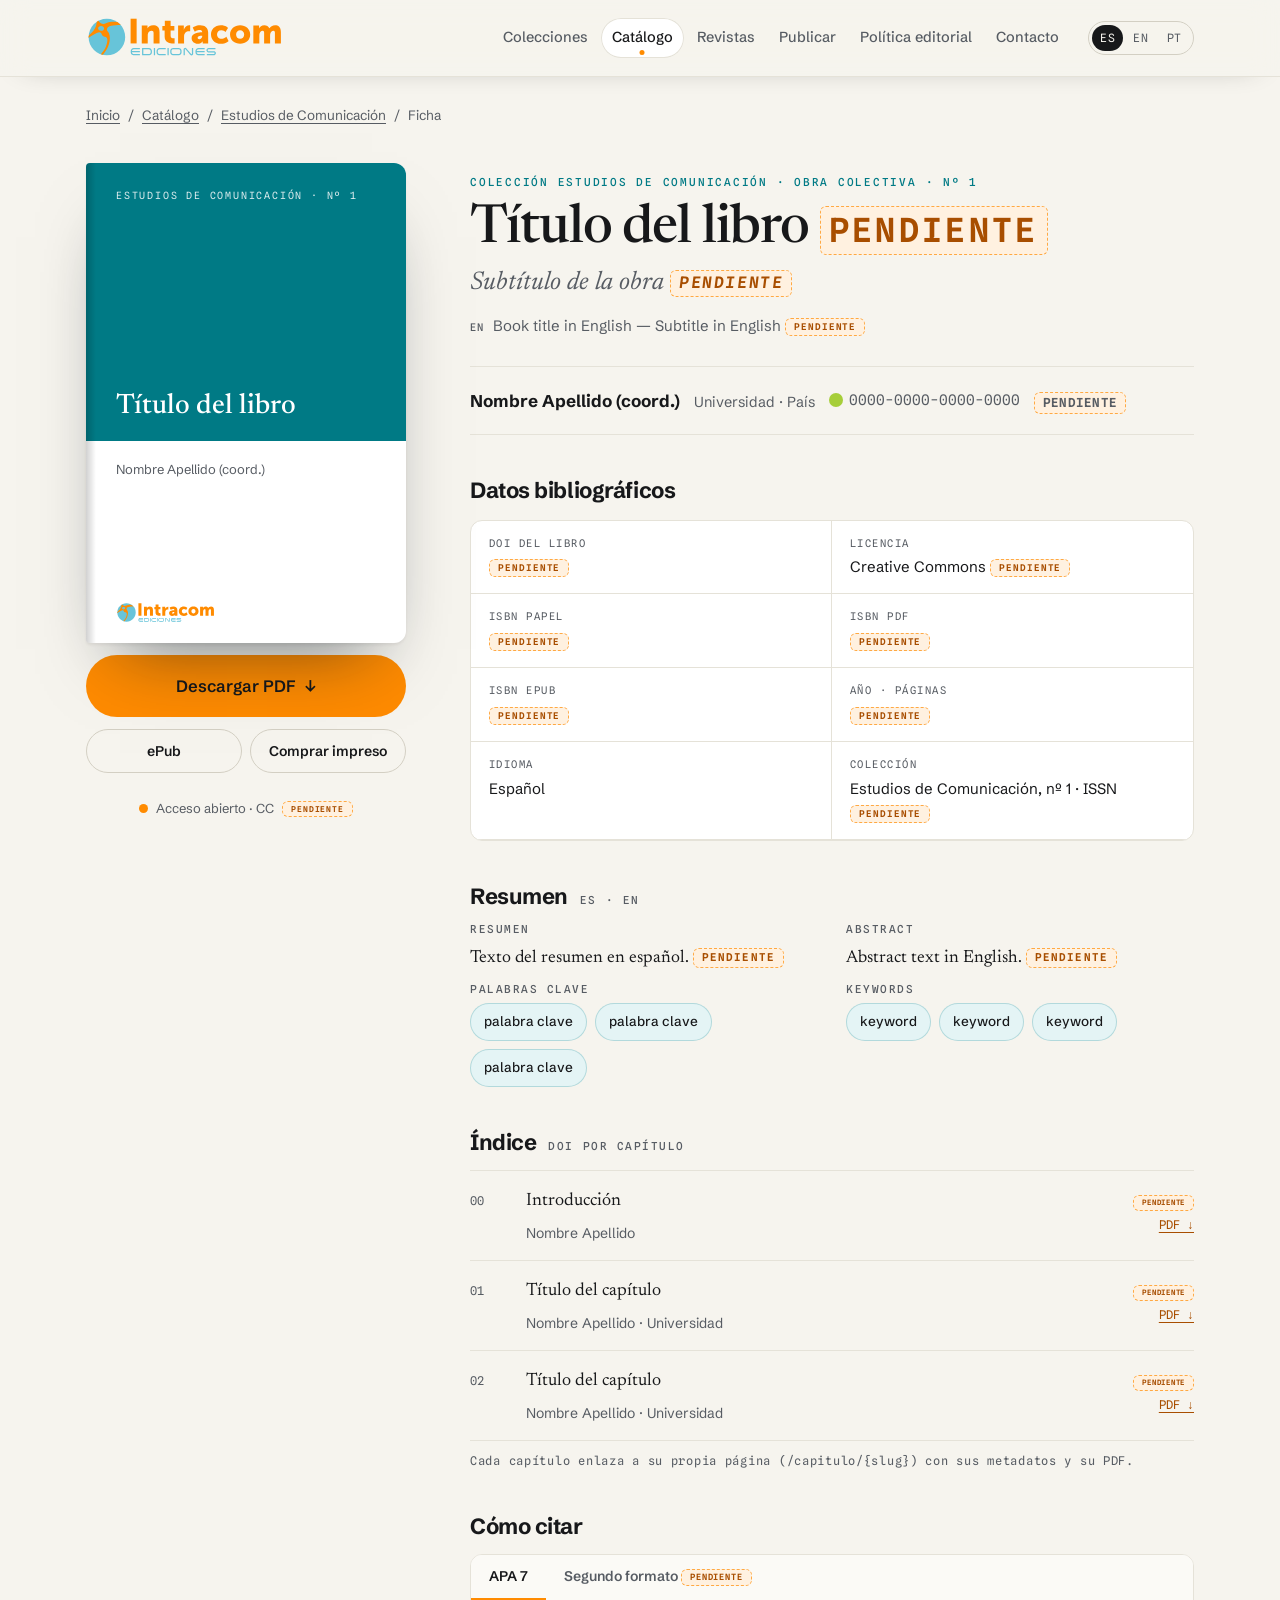
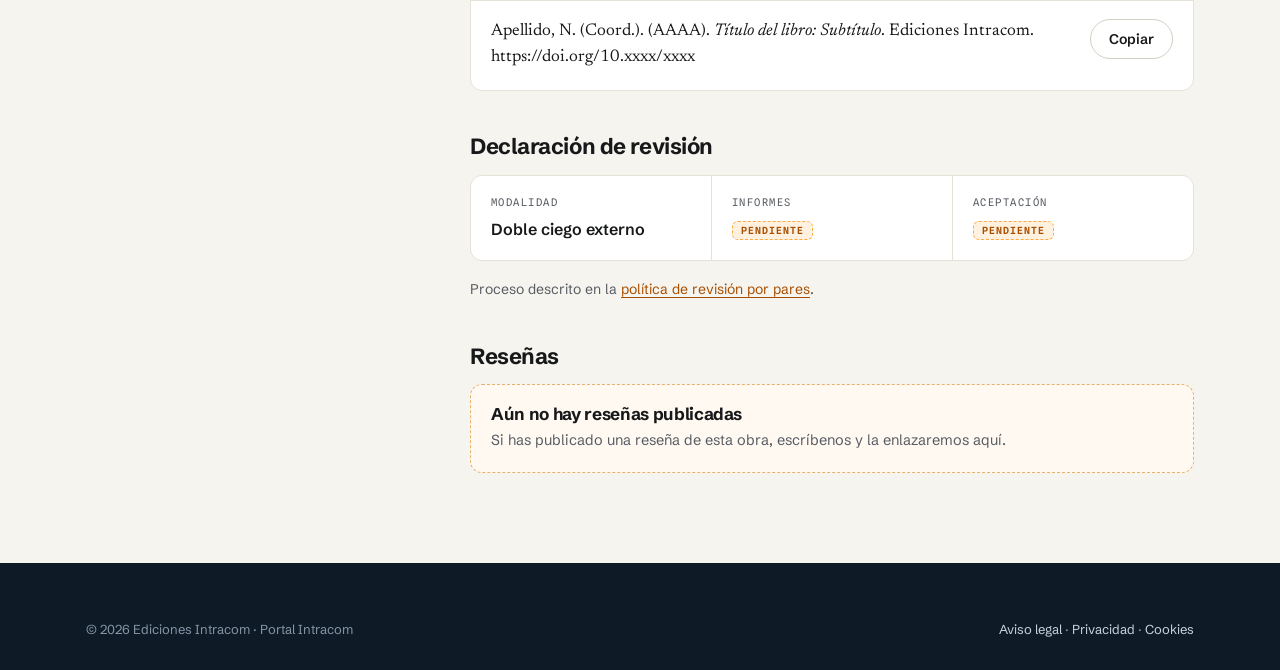
<file: ficha-libro.html>
<!DOCTYPE html>
<html lang="es">
<head>
<meta charset="UTF-8">
<meta name="viewport" content="width=device-width, initial-scale=1">
<title>[Título del libro] · Ediciones Intracom</title>
<!-- Google Scholar: una ficha por obra y otra por capítulo (en capítulos añadir citation_inbook_title) -->
<meta name="citation_title" content="[PENDIENTE título]">
<meta name="citation_author" content="[PENDIENTE Apellido, Nombre]">
<meta name="citation_publication_date" content="[PENDIENTE AAAA/MM/DD]">
<meta name="citation_publisher" content="Ediciones Intracom">
<meta name="citation_isbn" content="[PENDIENTE ISBN PDF]">
<meta name="citation_doi" content="[PENDIENTE 10.xxxx/xxxx]">
<meta name="citation_pdf_url" content="[PENDIENTE URL absoluta del PDF]">
<meta name="citation_language" content="es">
<meta name="citation_keywords" content="[PENDIENTE palabras clave]">
<script type="application/ld+json">{"@context":"https://schema.org","@type":"Book","name":"[PENDIENTE título]","author":[{"@type":"Person","name":"[PENDIENTE]","affiliation":"[PENDIENTE]","identifier":"https://orcid.org/[PENDIENTE]"}],"publisher":{"@type":"Organization","name":"Ediciones Intracom"},"isbn":"[PENDIENTE]","identifier":{"@type":"PropertyValue","propertyID":"DOI","value":"[PENDIENTE]"},"datePublished":"[PENDIENTE]","inLanguage":"es","isAccessibleForFree":true,"license":"[PENDIENTE URL licencia CC]","isPartOf":{"@type":"BookSeries","name":"Estudios de Comunicación"}}</script>
<link rel="preconnect" href="https://fonts.googleapis.com">
<link rel="preconnect" href="https://fonts.gstatic.com" crossorigin>
<link href="https://fonts.googleapis.com/css2?family=Schibsted+Grotesk:wght@400;500;600;700;800&family=Newsreader:ital,opsz,wght@0,6..72,400;0,6..72,500;0,6..72,600;1,6..72,400;1,6..72,500&family=Spline+Sans+Mono:wght@400;500;600&display=swap" rel="stylesheet">
<link rel="stylesheet" href="ediciones.css">
<style>
.crumbs{font-size:13.5px;color:var(--muted);display:flex;gap:8px;flex-wrap:wrap;margin:28px 0 36px}
.crumbs a{color:var(--muted)}
.fk{display:grid;grid-template-columns:320px minmax(0,1fr);gap:clamp(30px,5vw,72px);align-items:start;padding-bottom:90px}
.fk-side{position:sticky;top:calc(var(--navh) + 24px);display:flex;flex-direction:column;gap:12px}
.fk-cover{--cc:var(--c-com);aspect-ratio:2/3;border-radius:4px 12px 12px 4px;overflow:hidden;display:flex;flex-direction:column;box-shadow:0 2px 3px rgba(0,0,0,.06),0 40px 70px -34px rgba(10,20,30,.55);position:relative;background:var(--surface)}
.fk-cover::before{content:"";position:absolute;left:0;top:0;bottom:0;width:10px;background:linear-gradient(90deg,rgba(0,0,0,.18),transparent);z-index:2}
.fk-cover .top{background:var(--cc);color:#fff;flex:0 0 58%;padding:24px 24px 20px 30px;display:flex;flex-direction:column;justify-content:space-between}
.fk-cover .top small{font-family:var(--font-mono);font-size:10px;letter-spacing:.18em;text-transform:uppercase;opacity:.85}
.fk-cover .top b{font-family:var(--font-serif);font-weight:500;font-size:28px;line-height:1.08}
.fk-cover .bot{flex:1;padding:18px 24px 20px 30px;display:flex;flex-direction:column;justify-content:space-between;font-size:13px;color:var(--muted)}
.fk-cover .bot img{height:20px;width:auto;align-self:flex-start}
.fk-side .btn{width:100%}
.fk-side .oa{display:flex;align-items:center;gap:8px;font-size:13px;color:var(--muted);justify-content:center}
.fk-side .oa i{width:9px;height:9px;border-radius:50%;background:var(--orange)}
.fk h1{font-family:var(--font-serif);font-weight:500;font-size:clamp(34px,4.2vw,54px);letter-spacing:-.02em;line-height:1.04;text-wrap:balance}
.fk .subt{font-family:var(--font-serif);font-style:italic;font-size:clamp(20px,2vw,26px);color:var(--muted);margin:10px 0 0;line-height:1.25}
.fk .en-t{font-size:15px;color:var(--muted);margin:14px 0 0}
.fk .en-t b{font-family:var(--font-mono);font-size:10.5px;letter-spacing:.14em;font-weight:500;margin-right:8px}
.authors{display:flex;flex-direction:column;gap:10px;margin:28px 0 0;padding:20px 0;border-block:1px solid var(--border)}
.author{display:flex;flex-wrap:wrap;align-items:baseline;gap:6px 14px}
.author b{font-size:17px}
.author span{font-size:14.5px;color:var(--muted)}
.fk-sec{margin-top:44px}
.fk-sec>h2{font-size:22px;letter-spacing:-.02em;margin-bottom:16px;display:flex;align-items:baseline;gap:12px}
.fk-sec>h2 small{font-family:var(--font-mono);font-size:11px;letter-spacing:.14em;font-weight:500;color:var(--muted);text-transform:uppercase}
.bib{display:grid;grid-template-columns:repeat(2,minmax(0,1fr));border:1px solid var(--border);border-radius:var(--radius-sm);background:var(--surface);overflow:hidden}
.bib div{padding:14px 18px;border-bottom:1px solid var(--border);border-right:1px solid var(--border);display:flex;flex-direction:column;gap:4px}
.bib div:nth-child(2n){border-right:0}
.bib dt{font-family:var(--font-mono);font-size:10.5px;letter-spacing:.14em;text-transform:uppercase;color:var(--muted)}
.bib dd{margin:0;font-size:15px}
.abs{display:grid;grid-template-columns:1fr 1fr;gap:28px}
.abs h3{font-family:var(--font-mono);font-size:11px;letter-spacing:.14em;font-weight:500;color:var(--muted);text-transform:uppercase;margin-bottom:8px}
.abs p{font-family:var(--font-serif);font-size:17.5px;line-height:1.6;margin:0 0 12px}
.toc{list-style:none;margin:0;padding:0;border-top:1px solid var(--border)}
.toc li{display:grid;grid-template-columns:40px minmax(0,1fr) auto;gap:6px 16px;padding:16px 0;border-bottom:1px solid var(--border);align-items:baseline}
.toc .n{font-family:var(--font-mono);font-size:12px;color:var(--muted)}
.toc a.t{font-family:var(--font-serif);font-size:18px;color:var(--ink);text-decoration:none}
.toc a.t:hover{color:var(--orange-ink)}
.toc .who{grid-column:2;font-size:14px;color:var(--muted)}
.toc .doi{grid-row:1/span 2;grid-column:3;font-family:var(--font-mono);font-size:12px;display:flex;flex-direction:column;align-items:flex-end;gap:4px}
.cite{background:var(--surface);border:1px solid var(--border);border-radius:var(--radius-sm);overflow:hidden}
.cite-tabs{display:flex;border-bottom:1px solid var(--border);background:var(--surface-2)}
.cite-tabs button{border:0;background:none;padding:12px 18px;font-weight:600;font-size:14px;cursor:pointer;color:var(--muted);border-bottom:2px solid transparent}
.cite-tabs button[aria-selected="true"]{color:var(--ink);border-bottom-color:var(--orange)}
.cite-body{padding:18px 20px;display:flex;gap:16px;align-items:flex-start}
.cite-body p{margin:0;flex:1;font-family:var(--font-serif);font-size:17px;line-height:1.55}
.review{display:grid;grid-template-columns:repeat(3,minmax(0,1fr));gap:1px;background:var(--border);border:1px solid var(--border);border-radius:var(--radius-sm);overflow:hidden}
.review div{background:var(--surface);padding:18px 20px}
.review dt{font-family:var(--font-mono);font-size:10.5px;letter-spacing:.14em;text-transform:uppercase;color:var(--muted);margin-bottom:6px}
.review dd{margin:0;font-size:16px;font-weight:600}
@media(max-width:900px){.fk{grid-template-columns:1fr}.fk-side{position:static;max-width:340px}.abs,.bib{grid-template-columns:1fr}.bib div{border-right:0}.review{grid-template-columns:1fr}}
</style>
</head>
<body>
<header class="nav scrolled" id="nav">
<div class="container nav-inner">
<a class="brand" href="index.html" aria-label="Ediciones Intracom — inicio"><img src="logo-ediciones.svg" alt="Intracom Ediciones"></a>
<nav class="nav-links" id="navLinks" aria-label="Secciones" style="margin-left:auto">
<a href="index.html#colecciones">Colecciones</a><a href="index.html#catalogo" class="active">Catálogo</a><a href="index.html#revistas">Revistas</a><a href="index.html#publicar">Publicar</a><a href="index.html#politica-editorial">Política editorial</a><a href="index.html#contacto">Contacto</a>
</nav>
<div class="nav-tools">
<div class="lang" role="group" aria-label="Idioma"><button aria-pressed="true">ES</button><button aria-pressed="false">EN</button><button aria-pressed="false">PT</button></div>
<button class="nav-toggle" id="navToggle" aria-label="Abrir menú" aria-expanded="false"><svg width="26" height="26" viewBox="0 0 24 24" fill="none" stroke="currentColor" stroke-width="2"><path d="M3 6h18M3 12h18M3 18h18"></path></svg></button>
</div>
</div>
</header>
<main class="container" data-screen-label="Ficha de libro">
<nav class="crumbs" aria-label="Ruta"><a href="index.html">Inicio</a><span>/</span><a href="index.html#catalogo">Catálogo</a><span>/</span><a href="index.html#coleccion-estudios-de-comunicacion">Estudios de Comunicación</a><span>/</span><span>Ficha</span></nav>
<article class="fk">
<aside class="fk-side">
<div class="fk-cover"><div class="top"><small>Estudios de Comunicación · Nº 1</small><b>Título del libro</b></div><div class="bot"><span>Nombre Apellido (coord.)</span><img src="logo-ediciones.svg" alt=""></div></div>
<a class="btn btn-primary btn-lg" href="#">Descargar PDF <span class="arr">↓</span></a>
<div style="display:grid;grid-template-columns:1fr 1fr;gap:8px"><a class="btn btn-ghost btn-sm" href="#">ePub</a><a class="btn btn-ghost btn-sm" href="#">Comprar impreso</a></div>
<p class="oa"><i></i>Acceso abierto · CC <span class="pend" data-pend="Licencia"></span></p>
</aside>
<div>
<p class="lab" style="color:var(--c-com)">Colección Estudios de Comunicación · Obra colectiva · Nº 1</p>
<h1>Título del libro <span class="pend" data-pend="Título"></span></h1>
<p class="subt">Subtítulo de la obra <span class="pend" data-pend="Subtítulo"></span></p>
<p class="en-t"><b>EN</b>Book title in English — Subtitle in English <span class="pend" data-pend="Título en inglés"></span></p>
<div class="authors">
<div class="author"><b>Nombre Apellido (coord.)</b><span>Universidad · País</span><span class="orcid"><i></i>0000-0000-0000-0000</span><span class="pend" data-pend="Autoría con afiliación y ORCID"></span></div>
</div>
<section class="fk-sec"><h2>Datos bibliográficos</h2>
<dl class="bib">
<div><dt>DOI del libro</dt><dd><span class="pend" data-pend="DOI"></span></dd></div>
<div><dt>Licencia</dt><dd>Creative Commons <span class="pend" data-pend="Licencia"></span></dd></div>
<div><dt>ISBN papel</dt><dd><span class="pend" data-pend="ISBN papel"></span></dd></div>
<div><dt>ISBN PDF</dt><dd><span class="pend" data-pend="ISBN PDF"></span></dd></div>
<div><dt>ISBN ePub</dt><dd><span class="pend" data-pend="ISBN ePub"></span></dd></div>
<div><dt>Año · páginas</dt><dd><span class="pend" data-pend="Año y páginas"></span></dd></div>
<div><dt>Idioma</dt><dd>Español</dd></div>
<div><dt>Colección</dt><dd>Estudios de Comunicación, nº 1 · ISSN <span class="pend" data-pend="ISSN colección"></span></dd></div>
</dl></section>
<section class="fk-sec"><h2>Resumen <small>ES · EN</small></h2>
<div class="abs">
<div lang="es"><h3>Resumen</h3><p>Texto del resumen en español. <span class="pend" data-pend="Resumen ES"></span></p><h3>Palabras clave</h3><div class="chips" style="--cc:var(--c-com)"><span class="chip">palabra clave</span><span class="chip">palabra clave</span><span class="chip">palabra clave</span></div></div>
<div lang="en"><h3>Abstract</h3><p>Abstract text in English. <span class="pend" data-pend="Abstract EN"></span></p><h3>Keywords</h3><div class="chips" style="--cc:var(--c-com)"><span class="chip">keyword</span><span class="chip">keyword</span><span class="chip">keyword</span></div></div>
</div></section>
<section class="fk-sec"><h2>Índice <small>DOI por capítulo</small></h2>
<ol class="toc">
<li><span class="n">00</span><a class="t" href="#">Introducción</a><span class="who">Nombre Apellido</span><span class="doi"><span class="pend" data-pend="DOI capítulo"></span><a href="#">PDF ↓</a></span></li>
<li><span class="n">01</span><a class="t" href="#">Título del capítulo</a><span class="who">Nombre Apellido · Universidad</span><span class="doi"><span class="pend" data-pend="DOI capítulo"></span><a href="#">PDF ↓</a></span></li>
<li><span class="n">02</span><a class="t" href="#">Título del capítulo</a><span class="who">Nombre Apellido · Universidad</span><span class="doi"><span class="pend" data-pend="DOI capítulo"></span><a href="#">PDF ↓</a></span></li>
</ol>
<p class="mono" style="color:var(--muted);margin-top:10px">Cada capítulo enlaza a su propia página (/capitulo/{slug}) con sus metadatos y su PDF.</p></section>
<section class="fk-sec"><h2>Cómo citar</h2>
<div class="cite">
<div class="cite-tabs" role="tablist"><button role="tab" aria-selected="true" data-c="apa">APA 7</button><button role="tab" aria-selected="false" data-c="alt">Segundo formato <span class="pend" data-pend="Segundo formato de cita (Chicago, ISO 690, MLA…)"></span></button></div>
<div class="cite-body"><p id="citeText">Apellido, N. (Coord.). (AAAA). <i>Título del libro: Subtítulo</i>. Ediciones Intracom. https://doi.org/10.xxxx/xxxx</p><button class="btn btn-ghost btn-sm" id="copyCite">Copiar</button></div>
</div></section>
<section class="fk-sec"><h2>Declaración de revisión</h2>
<dl class="review">
<div><dt>Modalidad</dt><dd>Doble ciego externo</dd></div>
<div><dt>Informes</dt><dd><span class="pend" data-pend="Nº de informes"></span></dd></div>
<div><dt>Aceptación</dt><dd><span class="pend" data-pend="Fecha de aceptación"></span></dd></div>
</dl>
<p style="font-size:14px;color:var(--muted);margin:10px 0 0">Proceso descrito en la <a href="index.html#revision-por-pares">política de revisión por pares</a>.</p></section>
<section class="fk-sec"><h2>Reseñas</h2>
<div class="empty"><h4>Aún no hay reseñas publicadas</h4><p style="margin:0">Si has publicado una reseña de esta obra, escríbenos y la enlazaremos aquí.</p></div></section>
</div>
</article>
</main>
<footer class="footer"><div class="container"><div class="f-bot" style="padding-top:0"><span>© 2026 Ediciones Intracom · Portal Intracom</span><span><a href="#">Aviso legal</a> · <a href="#">Privacidad</a> · <a href="#">Cookies</a></span></div></div></footer>
<script>
(function(){
const t=document.getElementById("navToggle"),n=document.getElementById("navLinks");t.addEventListener("click",()=>{const o=n.classList.toggle("open");t.setAttribute("aria-expanded",o)});
const C={apa:'Apellido, N. (Coord.). (AAAA). <i>Título del libro: Subtítulo</i>. Ediciones Intracom. https://doi.org/10.xxxx/xxxx',alt:'Formato por definir.'};
document.querySelectorAll(".cite-tabs button").forEach(b=>b.addEventListener("click",()=>{document.querySelectorAll(".cite-tabs button").forEach(x=>x.setAttribute("aria-selected",x===b));document.getElementById("citeText").innerHTML=C[b.dataset.c]}));
document.getElementById("copyCite").addEventListener("click",e=>{navigator.clipboard&&navigator.clipboard.writeText(document.getElementById("citeText").innerText);e.target.textContent="Copiado";setTimeout(()=>e.target.textContent="Copiar",1600)});
})();
</script>
</body>
</html>
</file>
<file: ediciones.css>
/* Ediciones Intracom — one page. Familia Portal Intracom: papel claro, azul institucional, grotesca Schibsted.
   Rasgo propio: naranja del logotipo + serif editorial (Newsreader) + lomos de color por colección. */
:root{
--paper:#F6F4EE;--surface:#FFFFFF;--surface-2:#FBFAF6;--ink:#17181A;--muted:#575C63;--border:#E5E2D8;--border-strong:#D3CFC3;
--navy:#003871;--navy-2:#0B4A8C;--navy-text:#EEF4F8;--navy-muted:#B3C7DA;--navy-border:rgba(255,255,255,.14);
--orange:#FF8B00;--orange-600:#EB7A00;--orange-ink:#A84E00;--orange-50:#FFF1E0;
--sky:#67C4D9;--sky-deep:#2A7F96;--sky-50:#EAF6FA;
--c-gen:oklch(0.50 0.15 350);--c-ddhh:oklch(0.50 0.15 262);--c-com:oklch(0.50 0.15 200);
--font-display:"Schibsted Grotesk",system-ui,sans-serif;--font-serif:"Newsreader",Georgia,serif;--font-mono:"Spline Sans Mono",ui-monospace,monospace;
--maxw:1220px;--gutter:clamp(20px,5vw,56px);--radius:18px;--radius-sm:12px;--navh:76px;
--shadow:0 1px 2px rgba(16,18,20,.04),0 18px 40px -26px rgba(16,18,20,.24);--shadow-lg:0 30px 70px -34px rgba(11,34,54,.42);
}
*{box-sizing:border-box}
html{scroll-behavior:smooth;scroll-padding-top:calc(var(--navh) + 24px)}
@media (prefers-reduced-motion:reduce){html{scroll-behavior:auto}*,*::before,*::after{transition-duration:.01ms!important;animation-duration:.01ms!important}}
body{margin:0;font-family:var(--font-display);background:var(--paper);color:var(--ink);font-size:17px;line-height:1.6;-webkit-font-smoothing:antialiased;overflow-x:hidden}
img{max-width:100%;display:block}
a{color:var(--orange-ink);text-decoration-thickness:1px;text-underline-offset:3px}
a:hover{color:var(--ink)}
button{font-family:inherit}
::selection{background:var(--orange);color:var(--ink)}
:focus-visible{outline:3px solid var(--sky-deep);outline-offset:3px;border-radius:6px}
.container{max-width:var(--maxw);margin-inline:auto;padding-inline:var(--gutter)}
.section{padding-block:clamp(72px,11vh,132px);position:relative;scroll-margin-top:var(--navh)}
[id]{scroll-margin-top:calc(var(--navh) + 20px)}
.alt{background:var(--surface-2);border-block:1px solid var(--border)}
h1,h2,h3,h4{font-family:var(--font-display);line-height:1.06;letter-spacing:-.02em;margin:0;font-weight:700}
.serif{font-family:var(--font-serif);font-weight:500;letter-spacing:-.01em}
.sec-head{display:grid;grid-template-columns:minmax(0,1fr) minmax(0,1.1fr);gap:clamp(24px,5vw,80px);align-items:end;margin-bottom:clamp(40px,6vh,64px)}
.sec-head.solo{grid-template-columns:minmax(0,760px)}
.sec-no{font-family:var(--font-mono);font-size:12px;letter-spacing:.2em;text-transform:uppercase;color:var(--orange-ink);display:flex;align-items:center;gap:12px;margin:0 0 18px}
.sec-no b{font-weight:500;color:var(--ink)}
.sec-no::after{content:"";height:1px;width:40px;background:currentColor}
.h-title{font-size:clamp(32px,4.4vw,56px);font-weight:800;letter-spacing:-.035em;text-wrap:balance}
.h-title em{font-family:var(--font-serif);font-style:italic;font-weight:500;letter-spacing:-.02em}
.lead{font-size:clamp(17px,1.35vw,19.5px);color:var(--muted);margin:0;text-wrap:pretty;max-width:60ch}
.mono{font-family:var(--font-mono);font-size:12px;letter-spacing:.06em}
.lab{font-family:var(--font-mono);font-size:11px;letter-spacing:.16em;text-transform:uppercase;color:var(--muted);font-weight:500}
/* pendiente marker */
.pend{display:inline-flex;align-items:center;gap:6px;font-family:var(--font-mono);font-size:.72em;letter-spacing:.04em;line-height:1.3;color:var(--orange-ink);background:var(--orange-50);border:1px dashed color-mix(in srgb,var(--orange) 70%,transparent);padding:2px 8px;border-radius:6px;vertical-align:middle;white-space:normal;text-transform:none;font-weight:500}
.pend::before{content:"PENDIENTE";font-weight:600;font-size:.86em;letter-spacing:.1em}
.pend:empty::before{content:"PENDIENTE"}
.on-navy .pend{background:rgba(255,139,0,.14);color:#FFC27A;border-color:rgba(255,166,64,.6)}
/* buttons */
.btn{display:inline-flex;align-items:center;justify-content:center;gap:.55em;font-weight:600;font-size:15.5px;padding:14px 24px;border-radius:999px;border:1.5px solid transparent;cursor:pointer;text-decoration:none;transition:transform .25s cubic-bezier(.2,.7,.3,1),background .25s,border-color .25s,color .25s;white-space:nowrap}
.btn .arr{transition:transform .3s}
.btn:hover .arr{transform:translateX(4px)}
.btn-primary{background:var(--orange);color:var(--ink)}
.btn-primary:hover{background:var(--orange-600);color:var(--ink);transform:translateY(-2px)}
.btn-ghost{background:transparent;color:var(--ink);border-color:var(--border-strong)}
.btn-ghost:hover{border-color:var(--ink);color:var(--ink);transform:translateY(-2px)}
.btn-navy{background:var(--navy);color:#fff}
.btn-navy:hover{background:var(--navy-2);color:#fff;transform:translateY(-2px)}
.btn-lg{padding:17px 30px;font-size:16.5px}
.btn-sm{padding:10px 18px;font-size:14px}
.on-navy .btn-ghost{color:var(--navy-text);border-color:var(--navy-border)}
.on-navy .btn-ghost:hover{border-color:var(--navy-text)}
/* ============ NAV ============ */
.nav{position:sticky;top:0;z-index:60;background:color-mix(in srgb,var(--paper) 90%,transparent);backdrop-filter:saturate(1.4) blur(14px);border-bottom:1px solid transparent;transition:border-color .3s,box-shadow .3s}
.nav.scrolled{border-bottom-color:var(--border);box-shadow:0 10px 30px -26px rgba(16,18,20,.45)}
.nav-inner{display:flex;align-items:center;gap:18px;height:var(--navh)}
.brand{flex-shrink:0;display:flex}
.brand img{height:40px;width:auto}
.nav-links{display:flex;align-items:center;gap:2px;margin-left:auto}
.nav-links a{font-size:14.5px;font-weight:500;color:var(--muted);padding:8px 11px;border-radius:999px;text-decoration:none;white-space:nowrap;position:relative;transition:color .2s,background .2s}
.nav-links a:hover{color:var(--ink);background:color-mix(in srgb,var(--ink) 5%,transparent)}
.nav-links a.active{color:var(--ink);background:var(--surface);box-shadow:inset 0 0 0 1px var(--border)}
.nav-links a.active::after{content:"";position:absolute;left:50%;bottom:3px;width:5px;height:5px;border-radius:50%;background:var(--orange);transform:translateX(-50%)}
.nav-tools{display:flex;align-items:center;gap:10px}
.lang{display:flex;border:1px solid var(--border-strong);border-radius:999px;padding:3px;gap:2px}
.lang button{border:0;background:none;font-family:var(--font-mono);font-size:11.5px;letter-spacing:.06em;padding:6px 8px;border-radius:999px;cursor:pointer;color:var(--muted)}
.lang button[aria-pressed="true"]{background:var(--ink);color:var(--paper)}
.nav-toggle{display:none;background:none;border:0;cursor:pointer;padding:8px;color:var(--ink)}
.progress{position:absolute;left:0;bottom:-1px;height:2px;background:var(--orange);width:0;transform-origin:left}
.where{display:none;font-family:var(--font-mono);font-size:11px;letter-spacing:.1em;text-transform:uppercase;color:var(--muted)}
@media(max-width:1180px){.nav-links a{padding:8px 8px;font-size:14px}}
@media(max-width:1060px){
.nav-links{position:fixed;inset:var(--navh) 0 auto 0;flex-direction:column;align-items:stretch;background:var(--surface);padding:12px var(--gutter) 22px;border-bottom:1px solid var(--border);box-shadow:var(--shadow);transform:translateY(-130%);transition:transform .35s cubic-bezier(.2,.7,.3,1);visibility:hidden}
.nav-links.open{transform:none;visibility:visible}
.nav-links a{padding:13px 8px;font-size:17px;border-radius:0;border-bottom:1px solid var(--border)}
.nav-links a.active{box-shadow:none;background:none;color:var(--orange-ink)}
.nav-links a.active::after{left:auto;right:8px;top:50%;transform:translateY(-50%)}
.nav-toggle{display:inline-flex}
.nav-tools{margin-left:auto}
.where{display:block}
}
@media(max-width:640px){.nav-tools .btn{display:none}.brand img{height:34px}.lang button{padding:5px 6px}}
/* ============ HERO ============ */
.hero{padding-top:clamp(40px,7vh,90px);padding-bottom:clamp(56px,8vh,96px);overflow:clip}
.hero-grid{display:grid;grid-template-columns:minmax(0,1.1fr) minmax(0,.9fr);gap:clamp(32px,5vw,80px);align-items:center}
.hero-kicker{display:inline-flex;align-items:center;gap:10px;font-size:14px;color:var(--muted);margin-bottom:26px}
.hero-kicker img{height:22px;width:auto}
.hero-kicker span{padding-left:10px;border-left:1px solid var(--border-strong)}
.hero-title{font-size:clamp(40px,5.6vw,76px);font-weight:800;letter-spacing:-.04em;line-height:.98;text-wrap:balance}
.hero-title em{font-family:var(--font-serif);font-style:italic;font-weight:500;letter-spacing:-.025em;color:var(--orange-ink)}
.hero-sub{font-size:clamp(17px,1.45vw,20px);color:var(--muted);max-width:54ch;margin:26px 0 0;text-wrap:pretty}
.hero-actions{display:flex;gap:12px;flex-wrap:wrap;margin-top:34px}
.hero-facts{display:flex;flex-wrap:wrap;gap:8px 22px;margin-top:38px;padding-top:22px;border-top:1px solid var(--border);font-size:14px;color:var(--muted)}
.hero-facts span{display:flex;align-items:center;gap:8px}
.hero-facts span::before{content:"";width:6px;height:6px;border-radius:50%;background:var(--sky-deep)}
/* covers */
.shelf{position:relative;height:clamp(380px,40vw,520px)}
.cover{position:absolute;width:clamp(170px,17vw,232px);aspect-ratio:2/3;border-radius:4px 10px 10px 4px;background:var(--surface);box-shadow:0 2px 3px rgba(0,0,0,.06),0 34px 60px -30px rgba(10,20,30,.5);overflow:hidden;display:flex;flex-direction:column;transition:transform .5s cubic-bezier(.2,.7,.3,1)}
.cover::before{content:"";position:absolute;left:0;top:0;bottom:0;width:9px;background:linear-gradient(90deg,rgba(0,0,0,.18),rgba(0,0,0,0));z-index:2}
.cover-top{background:var(--cc,var(--navy));color:#fff;flex:0 0 58%;padding:18px 18px 16px 24px;display:flex;flex-direction:column;justify-content:space-between;position:relative}
.cover-top .cv-col{font-family:var(--font-mono);font-size:9px;letter-spacing:.18em;text-transform:uppercase;opacity:.85}
.cover-top .cv-name{font-family:var(--font-serif);font-size:clamp(19px,1.8vw,24px);line-height:1.05;font-weight:500}
.cover-bot{flex:1;padding:14px 18px 16px 24px;display:flex;flex-direction:column;justify-content:space-between}
.cover-bot .cv-t{font-size:11.5px;line-height:1.3;color:var(--muted)}
.cover-bot img{height:16px;width:auto;align-self:flex-start}
.cover-ph{position:absolute;right:10px;top:10px;font-family:var(--font-mono);font-size:8.5px;letter-spacing:.1em;text-transform:uppercase;background:rgba(255,255,255,.18);border:1px dashed rgba(255,255,255,.6);padding:3px 6px;border-radius:4px}
.shelf .cover:nth-child(1){left:0;top:12%;transform:rotate(-6deg)}
.shelf .cover:nth-child(2){left:30%;top:0;z-index:2;transform:rotate(1deg)}
.shelf .cover:nth-child(3){right:0;top:16%;transform:rotate(6deg)}
.shelf:hover .cover:nth-child(1){transform:rotate(-8deg) translateX(-10px)}
.shelf:hover .cover:nth-child(3){transform:rotate(8deg) translateX(10px)}
/* cubiertas conceptuales */
.cover.cv-gen{--bg:oklch(0.27 0.09 350);--h:350}
.cover.cv-ddhh{--bg:oklch(0.25 0.08 262);--h:262}
.cover.cv-com{--bg:oklch(0.27 0.07 200);--h:200}
.cover[class*="cv-"]{background:var(--bg);color:#fff}
.cv-art{position:relative;flex:1 1 60%;min-height:0;overflow:hidden}
.cv-art i{position:absolute;display:block}
.cv-txt{padding:4px 16px 0 22px;display:flex;flex-direction:column;gap:6px;flex:0 0 auto}
.cv-txt .cv-col{font-family:var(--font-mono);font-size:8.5px;letter-spacing:.2em;text-transform:uppercase;color:rgba(255,255,255,.7)}
.cv-txt .cv-name{font-family:var(--font-serif);font-weight:500;font-size:clamp(17px,1.6vw,21px);line-height:1.08;text-wrap:balance}
.cv-foot{padding:10px 16px 14px 22px;flex:0 0 auto}
.cv-foot img{height:15px;width:auto}
/* Género: interseccionalidad — tres círculos que se cruzan */
.cv-gen .cv-art i{width:58%;aspect-ratio:1;border-radius:50%;mix-blend-mode:screen}
.cv-gen .cv-art i:nth-child(1){left:10%;top:14%;background:oklch(0.62 0.2 350)}
.cv-gen .cv-art i:nth-child(2){left:36%;top:14%;background:oklch(0.72 0.16 55)}
.cv-gen .cv-art i:nth-child(3){left:23%;top:38%;background:oklch(0.62 0.13 230)}
/* Pensamiento crítico y DD. HH.: el horizonte común — globo en franjas y un sol que asoma */
.cv-ddhh .cv-art i:nth-child(1){width:84%;aspect-ratio:1;border-radius:50%;left:8%;top:22%;background:repeating-linear-gradient(180deg,oklch(0.6 0.13 262) 0 5px,transparent 5px 11px)}
.cv-ddhh .cv-art i:nth-child(2){width:26%;aspect-ratio:1;border-radius:50%;right:12%;top:10%;background:var(--orange)}
.cv-ddhh .cv-art i:nth-child(3){left:0;right:0;bottom:0;height:1px;background:rgba(255,255,255,.4)}
/* Comunicación: la señal — ondas que salen de un punto */
.cv-com .cv-art i:nth-child(1){inset:0;background:repeating-radial-gradient(circle at 18% 88%,transparent 0 12px,oklch(0.66 0.11 200) 12px 14px);opacity:.9}
.cv-com .cv-art i:nth-child(2){width:18px;height:18px;border-radius:50%;left:calc(18% - 9px);top:calc(88% - 9px);background:var(--orange);box-shadow:0 0 0 6px color-mix(in srgb,var(--orange) 30%,transparent)}
.cv-com .cv-art i:nth-child(3){width:34%;aspect-ratio:1;right:10%;top:12%;background:var(--sky);border-radius:50% 50% 50% 0;opacity:.95}
.shelf-note{position:absolute;left:0;right:0;bottom:0;text-align:center;font-size:12px;color:var(--muted)}
@media(max-width:900px){.hero-grid{grid-template-columns:1fr}.shelf{height:360px;max-width:520px;margin-inline:auto;width:100%}.cover{width:170px}}
/* how we publish strip */
.how{margin-top:clamp(48px,7vh,80px);background:var(--surface);border:1px solid var(--border);border-radius:var(--radius);display:grid;grid-template-columns:auto repeat(4,minmax(0,1fr));box-shadow:var(--shadow)}
.how-lab{padding:26px 28px;border-right:1px solid var(--border);display:flex;flex-direction:column;justify-content:space-between;gap:14px;max-width:230px}
.how-lab h2{font-size:21px;letter-spacing:-.02em}
.how-lab a{font-size:14px;font-weight:600}
.how-step{padding:26px 24px;border-right:1px solid var(--border)}
.how-step:last-child{border-right:0}
.how-step .n{font-family:var(--font-mono);font-size:11px;color:var(--orange-ink);letter-spacing:.14em}
.how-step h3{font-size:16.5px;margin:10px 0 6px;letter-spacing:-.01em}
.how-step p{margin:0;font-size:14px;color:var(--muted);line-height:1.5}
@media(max-width:980px){.how{grid-template-columns:1fr 1fr}.how-lab{grid-column:1/-1;max-width:none;border-right:0;border-bottom:1px solid var(--border)}.how-step:nth-child(odd){border-right:0}.how-step{border-bottom:1px solid var(--border)}}
@media(max-width:520px){.how{grid-template-columns:1fr}.how-step{border-right:0}}
/* ============ COLECCIONES ============ */
.col-tabs{display:grid;grid-template-columns:repeat(3,minmax(0,1fr));gap:14px;margin-bottom:22px}
.col-tab{--cc:var(--navy);text-align:left;background:var(--surface);border:1px solid var(--border);border-radius:var(--radius);padding:22px 22px 22px 30px;cursor:pointer;position:relative;overflow:hidden;color:var(--ink);transition:border-color .25s,box-shadow .25s,transform .25s}
.col-tab::before{content:"";position:absolute;left:0;top:0;bottom:0;width:8px;background:var(--cc)}
.col-tab:hover{transform:translateY(-2px);box-shadow:var(--shadow)}
.col-tab[aria-selected="true"]{border-color:var(--cc);box-shadow:0 0 0 1px var(--cc),var(--shadow)}
.col-tab .lab{color:var(--cc)}
.col-tab h3{font-family:var(--font-serif);font-weight:500;font-size:clamp(21px,2vw,26px);letter-spacing:-.01em;margin:8px 0 8px;line-height:1.1}
.col-tab p{margin:0;font-size:14px;color:var(--muted);line-height:1.45}
.col-panel{--cc:var(--navy);background:var(--surface);border:1px solid var(--border);border-radius:var(--radius);padding:clamp(24px,3.4vw,48px);box-shadow:var(--shadow);border-top:6px solid var(--cc)}
.col-panel[hidden]{display:none}
.cp-grid{display:grid;grid-template-columns:minmax(0,1.25fr) minmax(0,1fr);gap:clamp(26px,4vw,60px)}
.cp-def{font-family:var(--font-serif);font-size:clamp(19px,1.6vw,22px);line-height:1.5;margin:14px 0 0;max-width:62ch;text-wrap:pretty}
.cp-block{margin-top:30px}
.cp-block .lab{display:block;margin-bottom:12px}
.chips{display:flex;flex-wrap:wrap;gap:8px}
.chip{font-size:13.5px;font-weight:500;padding:7px 13px;border-radius:999px;background:color-mix(in srgb,var(--cc) 8%,var(--surface));border:1px solid color-mix(in srgb,var(--cc) 22%,transparent);color:var(--ink)}
.yesno{display:grid;grid-template-columns:1fr 1fr;gap:12px}
.yesno ul{list-style:none;margin:0;padding:16px 18px;border-radius:var(--radius-sm);background:var(--surface-2);border:1px solid var(--border);display:flex;flex-direction:column;gap:7px;font-size:14px;line-height:1.4}
.yesno li{display:flex;gap:9px}
.yesno .y li::before{content:"✓";color:var(--sky-deep);font-weight:700}
.yesno .n li::before{content:"×";color:var(--orange-ink);font-weight:700}
.yesno h4{font-size:13px;font-family:var(--font-mono);letter-spacing:.1em;text-transform:uppercase;font-weight:500;margin-bottom:4px;color:var(--muted)}
.cp-side{display:flex;flex-direction:column;gap:14px}
.meta-list{display:grid;grid-template-columns:auto 1fr;gap:10px 18px;margin:0;padding:18px 20px;background:var(--surface-2);border:1px solid var(--border);border-radius:var(--radius-sm);font-size:14.5px}
.meta-list dt{font-family:var(--font-mono);font-size:11px;letter-spacing:.12em;text-transform:uppercase;color:var(--muted);padding-top:3px}
.meta-list dd{margin:0}
.empty{border:1.5px dashed color-mix(in srgb,var(--cc,var(--orange)) 45%,var(--border-strong));border-radius:var(--radius-sm);padding:20px;background:color-mix(in srgb,var(--cc,var(--orange)) 5%,var(--surface))}
.empty h4{font-size:17px;margin-bottom:6px}
.empty p{margin:0 0 14px;font-size:14.5px;color:var(--muted)}
/* committee table */
.committee{margin-top:34px}
.committee-head{display:flex;justify-content:space-between;align-items:baseline;gap:16px;flex-wrap:wrap;margin-bottom:12px}
.committee-head h4{font-size:19px}
.tbl-wrap{overflow-x:auto;border:1px solid var(--border);border-radius:var(--radius-sm)}
table.tbl{width:100%;border-collapse:collapse;font-size:14.5px;min-width:620px}
.tbl th{font-family:var(--font-mono);font-size:10.5px;letter-spacing:.14em;text-transform:uppercase;color:var(--muted);font-weight:500;text-align:left;padding:12px 16px;background:var(--surface-2);border-bottom:1px solid var(--border)}
.tbl td{padding:12px 16px;border-bottom:1px solid var(--border);vertical-align:top}
.tbl tr:last-child td{border-bottom:0}
.tbl .role td{background:color-mix(in srgb,var(--cc,var(--navy)) 5%,var(--surface));font-family:var(--font-mono);font-size:10.5px;letter-spacing:.14em;text-transform:uppercase;color:var(--cc,var(--navy));padding:8px 16px}
.tbl .ph-cell{color:var(--muted)}
.orcid{display:inline-flex;align-items:center;gap:6px;font-family:var(--font-mono);font-size:12px;color:var(--muted)}
.orcid i{width:14px;height:14px;border-radius:50%;background:#A6CE39;display:inline-block}
@media(max-width:900px){.col-tabs{grid-template-columns:1fr}.cp-grid{grid-template-columns:1fr}.yesno{grid-template-columns:1fr}}
/* ============ CATÁLOGO ============ */
.filters{display:flex;flex-wrap:wrap;gap:10px 22px;align-items:flex-end;padding:18px 20px;background:var(--surface);border:1px solid var(--border);border-radius:var(--radius);margin-bottom:28px}
.fgroup{display:flex;flex-direction:column;gap:7px}
.fgroup .lab{font-size:10px}
.fseg{display:flex;flex-wrap:wrap;gap:6px}
.fseg button{border:1px solid var(--border-strong);background:var(--surface);border-radius:999px;padding:7px 13px;font-size:13.5px;font-weight:500;cursor:pointer;color:var(--muted)}
.fseg button[aria-pressed="true"]{background:var(--ink);border-color:var(--ink);color:var(--paper)}
.fcount{margin-left:auto;font-family:var(--font-mono);font-size:12px;color:var(--muted)}
.cat-sub{display:flex;align-items:baseline;justify-content:space-between;gap:16px;flex-wrap:wrap;margin:0 0 18px;padding-bottom:12px;border-bottom:1px solid var(--border)}
.cat-sub h3{font-family:var(--font-serif);font-weight:500;font-size:26px;letter-spacing:-.01em}
.cat-sub p{margin:0;font-size:14px;color:var(--muted);max-width:56ch}
.book-grid{display:grid;grid-template-columns:repeat(3,minmax(0,1fr));gap:clamp(20px,3vw,44px);max-width:900px}
.book{text-decoration:none;color:var(--ink);display:flex;flex-direction:column;gap:12px}
.book .bk-cover{aspect-ratio:2/3;border-radius:3px 8px 8px 3px;position:relative;overflow:hidden;box-shadow:0 1px 2px rgba(0,0,0,.06),0 22px 40px -26px rgba(10,20,30,.55);transition:transform .35s cubic-bezier(.2,.7,.3,1),box-shadow .35s;background:repeating-linear-gradient(135deg,#ECE9E0 0 10px,#F3F1EA 10px 20px);display:grid;place-items:center}
.book .bk-cover::before{content:"";position:absolute;left:0;top:0;bottom:0;width:7px;background:linear-gradient(90deg,rgba(0,0,0,.14),transparent)}
.book .bk-cover span{font-family:var(--font-mono);font-size:10px;letter-spacing:.08em;text-transform:uppercase;color:var(--muted);border:1px dashed var(--border-strong);padding:4px 8px;border-radius:4px;background:rgba(255,255,255,.6);text-align:center}
.book .bk-cover.has-img{background:#0E1A26}
.book .bk-cover img{position:absolute;inset:0;width:100%;height:100%;object-fit:cover}
.book .bk-auth{margin:4px 0 4px;font-size:13.5px;color:var(--ink);line-height:1.35}
.book:hover .bk-cover{transform:translateY(-6px);box-shadow:0 30px 50px -28px rgba(10,20,30,.6)}
.book h4{font-family:var(--font-serif);font-weight:500;font-size:17px;line-height:1.2;letter-spacing:-.005em}
.book .bk-meta{font-size:12.5px;color:var(--muted);font-family:var(--font-mono);letter-spacing:.02em}
.book.hide{display:none}
.cat-empty{grid-column:1/-1}
.calls-inline{margin-top:48px;display:grid;grid-template-columns:minmax(0,1fr) minmax(0,1.4fr);gap:clamp(24px,4vw,56px);align-items:start;background:var(--navy);color:var(--navy-text);border-radius:var(--radius);padding:clamp(26px,3.4vw,44px)}
.calls-inline h3{font-size:clamp(24px,2.4vw,32px);letter-spacing:-.025em;color:#fff}
.calls-inline p{color:var(--navy-muted);margin:12px 0 22px}
@media(max-width:1000px){.book-grid{grid-template-columns:repeat(3,minmax(0,1fr))}.calls-inline{grid-template-columns:1fr}}
@media(max-width:560px){.book-grid{grid-template-columns:repeat(2,minmax(0,1fr))}.fcount{margin-left:0}}
/* call card */
.call{background:var(--surface);color:var(--ink);border-radius:var(--radius-sm);padding:20px 22px;display:grid;grid-template-columns:minmax(0,1fr) auto;gap:10px 20px;align-items:center;border-left:6px solid var(--cc,var(--orange))}
.call + .call{margin-top:10px}
.call .lab{color:var(--cc,var(--orange-ink))}
.call h4{font-family:var(--font-serif);font-weight:500;font-size:20px;line-height:1.2;margin:6px 0 8px;letter-spacing:-.005em}
.call dl{display:flex;flex-wrap:wrap;gap:4px 18px;margin:0;font-size:13.5px;color:var(--muted)}
.call dt{display:inline;font-weight:600;color:var(--ink)}
.call dd{display:inline;margin:0 0 0 4px}
@media(max-width:560px){.call{grid-template-columns:1fr}}
/* ============ REVISTAS ============ */
.journals{display:grid;grid-template-columns:repeat(5,minmax(0,1fr));gap:clamp(18px,2.4vw,30px)}
.journal{background:var(--surface);border:1px solid var(--border);border-radius:var(--radius);overflow:hidden;display:flex;flex-direction:column;text-decoration:none;color:var(--ink);transition:transform .35s cubic-bezier(.2,.7,.3,1),box-shadow .35s}
.journal:hover{transform:translateY(-5px);box-shadow:var(--shadow-lg);color:var(--ink)}
.j-cover{aspect-ratio:3/4;background:repeating-linear-gradient(135deg,color-mix(in srgb,var(--sky) 22%,var(--surface)) 0 11px,color-mix(in srgb,var(--sky) 11%,var(--surface)) 11px 22px);display:grid;place-items:center;border-bottom:1px solid var(--border);position:relative}
.j-cover:has(img){background:var(--surface-2);aspect-ratio:1055/1491;overflow:hidden}
.j-cover img{position:absolute;inset:0;width:100%;height:100%;object-fit:cover;transition:transform .6s cubic-bezier(.2,.7,.3,1)}
.journal:hover .j-cover img{transform:scale(1.03)}
.j-badge{z-index:2;top:auto!important;bottom:14px}
.j-cover span{font-family:var(--font-mono);font-size:11px;letter-spacing:.06em;text-transform:uppercase;color:var(--sky-deep);border:1px dashed currentColor;padding:6px 12px;border-radius:999px;background:rgba(255,255,255,.6)}
.j-badge{position:absolute;top:14px;left:14px;font-family:var(--font-mono);font-size:10.5px;letter-spacing:.12em;text-transform:uppercase;background:var(--ink);color:var(--paper);padding:5px 10px;border-radius:999px}
.j-badge.new{background:var(--orange);color:var(--ink)}
.j-body{padding:22px 22px 24px;display:flex;flex-direction:column;gap:10px;flex:1}
.j-body h3{font-size:22px;letter-spacing:-.02em}
.j-body .j-sub{font-family:var(--font-serif);font-style:italic;font-size:15.5px;color:var(--muted);line-height:1.35;margin:0}
.j-body .j-data{font-family:var(--font-mono);font-size:12px;color:var(--muted);letter-spacing:.02em;line-height:1.6;margin:0}
.j-link{margin-top:auto;padding-top:14px;border-top:1px solid var(--border);display:flex;justify-content:space-between;align-items:center;gap:10px;font-size:13.5px}
.j-link .aff{display:flex;align-items:center;gap:8px;color:var(--muted)}
.j-link .aff i{width:10px;height:10px;border-radius:2px;background:var(--cc)}
.j-link b{font-weight:600;color:var(--ink)}
.bridge{margin-top:26px;display:flex;gap:14px;align-items:center;justify-content:center;flex-wrap:wrap;font-size:15px;color:var(--muted);text-align:center}
@media(max-width:1280px){.journals{grid-template-columns:repeat(3,minmax(0,1fr))}}
@media(max-width:1120px){.journals{grid-template-columns:repeat(2,minmax(0,1fr))}}
@media(max-width:900px){.journals{grid-template-columns:1fr;max-width:460px;margin-inline:auto}}
/* ============ PUBLICAR ============ */
.pub-yesno{display:grid;grid-template-columns:1fr 1fr;gap:18px}
.pub-card{background:var(--surface);border:1px solid var(--border);border-radius:var(--radius);padding:clamp(22px,2.6vw,34px)}
.pub-card h3{font-size:22px;letter-spacing:-.02em;margin-bottom:16px;display:flex;align-items:center;gap:10px}
.pub-card h3 i{width:28px;height:28px;border-radius:50%;display:grid;place-items:center;font-style:normal;font-size:15px}
.pub-card.y h3 i{background:var(--sky-50);color:var(--sky-deep)}
.pub-card.n h3 i{background:var(--orange-50);color:var(--orange-ink)}
.pub-card ul{margin:0;padding:0;list-style:none;display:flex;flex-direction:column}
.pub-card li{padding:11px 0;border-top:1px solid var(--border);font-size:15.5px}
.pub-card.y li{font-family:var(--font-serif);font-size:18px}
.steps{margin-top:clamp(40px,6vh,64px)}
.steps-head{display:flex;justify-content:space-between;align-items:end;gap:20px;flex-wrap:wrap;margin-bottom:22px}
.steps-head h3{font-size:clamp(24px,2.6vw,32px);letter-spacing:-.025em}
.step-rail{display:grid;grid-template-columns:repeat(6,minmax(0,1fr));counter-reset:s;position:relative}
.step-rail::before{content:"";position:absolute;left:0;right:0;top:19px;height:2px;background:linear-gradient(90deg,var(--orange),var(--sky))}
.step{padding-right:16px;position:relative}
.step .dot{width:40px;height:40px;border-radius:50%;background:var(--surface);border:2px solid var(--orange);display:grid;place-items:center;font-family:var(--font-mono);font-size:13px;font-weight:500;position:relative;z-index:1}
.step:nth-child(4) .dot{background:var(--orange);color:var(--ink)}
.step h4{font-size:16px;margin:16px 0 6px;letter-spacing:-.01em}
.step p{margin:0 0 10px;font-size:13.5px;color:var(--muted);line-height:1.45}
.step .t{font-family:var(--font-mono);font-size:11px;color:var(--muted)}
@media(max-width:980px){.step-rail{grid-template-columns:1fr;gap:0}.step-rail::before{left:19px;right:auto;top:0;bottom:0;width:2px;height:auto;background:linear-gradient(180deg,var(--orange),var(--sky))}.step{display:grid;grid-template-columns:40px 1fr;gap:0 18px;padding:0 0 22px}.step h4{margin-top:8px}.step>*:not(.dot){grid-column:2}.step .dot{grid-row:span 3}}
.fees{margin-top:clamp(40px,6vh,64px);display:grid;grid-template-columns:minmax(0,1.2fr) minmax(0,1fr);gap:18px}
.fee-main{background:var(--navy);color:var(--navy-text);border-radius:var(--radius);padding:clamp(24px,3vw,40px)}
.fee-main .lab{color:var(--sky)}
.fee-quote{font-family:var(--font-serif);font-size:clamp(22px,2.2vw,29px);line-height:1.3;color:#fff;margin:14px 0 24px;text-wrap:pretty}
.fee-quote b{font-weight:600;color:#FFB45C}
.fee-inc{display:flex;flex-wrap:wrap;gap:8px;margin-top:10px}
.fee-inc span{font-size:13.5px;padding:7px 13px;border-radius:999px;border:1px solid var(--navy-border);background:rgba(255,255,255,.05)}
.fee-row{display:flex;align-items:baseline;gap:12px;flex-wrap:wrap;margin-top:22px;padding-top:18px;border-top:1px solid var(--navy-border)}
.fee-row strong{font-size:15px}
.fee-side{display:flex;flex-direction:column;gap:12px}
.dl{display:flex;align-items:center;gap:16px;background:var(--surface);border:1px solid var(--border);border-radius:var(--radius-sm);padding:18px 20px;text-decoration:none;color:var(--ink);transition:border-color .2s,transform .2s}
.dl:hover{border-color:var(--ink);transform:translateY(-2px);color:var(--ink)}
.dl .ic{width:44px;height:52px;border-radius:4px 10px 4px 4px;background:var(--orange-50);border:1px solid color-mix(in srgb,var(--orange) 40%,transparent);display:grid;place-items:center;font-family:var(--font-mono);font-size:10px;color:var(--orange-ink);flex-shrink:0}
.dl b{display:block;font-size:15.5px}
.dl small{color:var(--muted);font-size:13px}
.dl .go{margin-left:auto;font-size:18px}
.calls{margin-top:clamp(40px,6vh,64px)}
.calls-list{background:color-mix(in srgb,var(--orange) 7%,var(--surface-2));border:1px solid color-mix(in srgb,var(--orange) 24%,var(--border));border-radius:var(--radius);padding:clamp(18px,2.4vw,28px)}
.submit-bar{margin-top:28px;display:flex;align-items:center;justify-content:space-between;gap:20px;flex-wrap:wrap;padding:24px 28px;border-radius:var(--radius);background:var(--surface);border:1px solid var(--border)}
.submit-bar p{margin:0;font-size:15px;color:var(--muted);max-width:60ch}
@media(max-width:860px){.pub-yesno,.fees{grid-template-columns:1fr}}
/* ============ POLÍTICA ============ */
.policy{display:grid;grid-template-columns:260px minmax(0,1fr);gap:clamp(28px,5vw,72px);align-items:start}
.pol-index{position:sticky;top:calc(var(--navh) + 24px);display:flex;flex-direction:column;gap:4px;font-size:14px}
.pol-index .lab{margin-bottom:10px}
.pol-index a{color:var(--muted);text-decoration:none;padding:7px 0 7px 14px;border-left:2px solid var(--border);transition:color .2s,border-color .2s}
.pol-index a:hover,.pol-index a.active{color:var(--ink);border-left-color:var(--orange)}
.pol-index .grp{font-weight:600;color:var(--ink);margin-top:12px}
.pol-group{margin-bottom:clamp(40px,5vh,56px)}
.pol-group>h3{font-size:clamp(24px,2.4vw,30px);letter-spacing:-.025em;margin-bottom:6px}
.pol-group>p{color:var(--muted);margin:0 0 18px;max-width:64ch}
details.pol{border-top:1px solid var(--border);background:transparent}
details.pol:last-of-type{border-bottom:1px solid var(--border)}
details.pol summary{list-style:none;cursor:pointer;display:grid;grid-template-columns:minmax(0,1fr) 32px;gap:6px 18px;padding:20px 4px;align-items:start}
details.pol summary::-webkit-details-marker{display:none}
details.pol summary h4{font-size:18px;letter-spacing:-.01em}
details.pol summary .sum{grid-column:1;font-size:15px;color:var(--muted);line-height:1.5;max-width:68ch}
details.pol summary .pm{grid-row:1/span 2;grid-column:2;width:30px;height:30px;border-radius:50%;border:1.5px solid var(--border-strong);position:relative}
details.pol summary .pm::before,details.pol summary .pm::after{content:"";position:absolute;left:50%;top:50%;background:currentColor;transform:translate(-50%,-50%);border-radius:2px}
details.pol summary .pm::before{width:11px;height:2px}
details.pol summary .pm::after{width:2px;height:11px;transition:transform .3s}
details.pol[open] summary .pm{background:var(--ink);border-color:var(--ink);color:var(--paper)}
details.pol[open] summary .pm::after{transform:translate(-50%,-50%) rotate(90deg)}
details.pol summary:hover h4{color:var(--orange-ink)}
.pol-body{padding:0 4px 26px;max-width:72ch;font-family:var(--font-serif);font-size:18px;line-height:1.62}
.pol-body p{margin:0 0 14px}
.pol-body ul{margin:0 0 14px;padding-left:20px}
.pol-body li{margin-bottom:6px}
.pol-body .anchor{font-family:var(--font-mono);font-size:11.5px;color:var(--muted);display:inline-flex;gap:6px;align-items:center;margin-top:4px;text-decoration:none}
.pol-body .anchor:hover{color:var(--orange-ink)}
.decisions{display:grid;grid-template-columns:repeat(4,minmax(0,1fr));gap:8px;margin:6px 0 16px;font-family:var(--font-display)}
.decisions div{border:1px solid var(--border);border-radius:10px;padding:12px;background:var(--surface);font-size:13.5px;line-height:1.4;color:var(--muted)}
.decisions b{display:block;color:var(--ink);font-size:14.5px;margin-bottom:4px}
@media(max-width:900px){.policy{grid-template-columns:1fr}.pol-index{position:static;display:none}.decisions{grid-template-columns:1fr 1fr}}
/* ============ TRANSPARENCIA ============ */
.transp{background:var(--surface);border:1px solid var(--border);border-radius:var(--radius);overflow:hidden;box-shadow:var(--shadow)}
.transp-top{display:flex;justify-content:space-between;align-items:center;gap:16px;flex-wrap:wrap;padding:18px 22px;border-bottom:1px solid var(--border);background:var(--surface-2)}
.yr{display:flex;gap:6px}
.yr button{border:1px solid var(--border-strong);background:var(--surface);border-radius:8px;padding:7px 12px;font-family:var(--font-mono);font-size:12.5px;cursor:pointer;color:var(--muted)}
.yr button[aria-pressed="true"]{background:var(--ink);color:var(--paper);border-color:var(--ink)}
.yr button:disabled{opacity:.45;cursor:not-allowed}
.kpi-tbl{width:100%;border-collapse:collapse;min-width:820px}
.kpi-tbl th,.kpi-tbl td{padding:16px 18px;text-align:left;border-bottom:1px solid var(--border);vertical-align:bottom}
.kpi-tbl thead th{font-size:12.5px;font-weight:600;line-height:1.3;color:var(--muted);vertical-align:bottom}
.kpi-tbl thead th small{display:block;font-family:var(--font-mono);font-weight:400;font-size:10.5px;letter-spacing:.06em;margin-top:4px}
.kpi-tbl tbody th{font-family:var(--font-serif);font-weight:500;font-size:17px;display:flex;align-items:center;gap:10px}
.kpi-tbl tbody th i{width:10px;height:24px;border-radius:2px;background:var(--cc)}
.kpi-tbl td{font-family:var(--font-mono);font-size:22px;color:var(--border-strong)}
.transp-empty{display:grid;grid-template-columns:minmax(0,1fr) auto;gap:18px 30px;align-items:center;padding:22px;background:color-mix(in srgb,var(--sky) 9%,var(--surface))}
.transp-empty h4{font-size:18px;margin-bottom:6px}
.transp-empty p{margin:0;color:var(--muted);font-size:15px;max-width:70ch}
@media(max-width:700px){.transp-empty{grid-template-columns:1fr}}
/* ============ SOBRE + CONTACTO ============ */
.about-grid{display:grid;grid-template-columns:minmax(0,1.1fr) minmax(0,1fr);gap:clamp(30px,5vw,72px);align-items:start}
.about-text p{font-family:var(--font-serif);font-size:19px;line-height:1.6;margin:0 0 16px;max-width:60ch;color:var(--navy-text)}
.about-text p strong{color:#fff;font-weight:600}
.family{display:grid;grid-template-columns:1fr 1fr;gap:10px;margin-top:26px}
.family div{border:1px solid var(--navy-border);border-radius:14px;padding:16px 18px;background:rgba(255,255,255,.04)}
.family b{display:block;font-size:16px;color:#fff;margin-bottom:4px}
.family span{font-size:13.5px;color:var(--navy-muted);line-height:1.4;display:block}
.contact-card{background:var(--surface);color:var(--ink);border-radius:var(--radius);padding:clamp(22px,2.8vw,36px);box-shadow:var(--shadow-lg)}
.contact-card h3{font-size:24px;letter-spacing:-.02em;margin-bottom:18px}
.contact-card .meta-list{margin-bottom:18px}
.contact-card .btns{display:flex;flex-wrap:wrap;gap:10px}
.board{margin-top:22px}
.board h4{font-size:16px;margin-bottom:10px}
.section--navy{background:var(--navy);color:var(--navy-text)}
.section--navy .sec-no{color:var(--sky)}
.section--navy .sec-no b{color:#fff}
.section--navy .h-title{color:#fff}
.section--navy .lead{color:var(--navy-muted)}
@media(max-width:900px){.about-grid{grid-template-columns:1fr}.family{grid-template-columns:1fr}}
/* final CTA */
.final{text-align:center;padding-block:clamp(64px,9vh,110px)}
.final h2{font-size:clamp(30px,4vw,50px);letter-spacing:-.035em;max-width:20ch;margin:0 auto 14px;text-wrap:balance}
.final h2 em{font-family:var(--font-serif);font-weight:500;font-style:italic;color:var(--orange-ink)}
.final p{color:var(--muted);margin:0 auto 28px;max-width:52ch}
.final .btns{display:flex;justify-content:center;gap:12px;flex-wrap:wrap}
/* ============ FOOTER ============ */
.footer{background:#0E1A26;color:#C9D4DE;padding-top:56px;font-size:14.5px}
.footer a{color:#C9D4DE;text-decoration:none}
.footer a:hover{color:#fff}
.f-top{display:grid;grid-template-columns:1.4fr 1fr 1fr 1fr;gap:32px;padding-bottom:40px;border-bottom:1px solid rgba(255,255,255,.1)}
.f-brand img{height:38px;width:auto;margin-bottom:16px}
.f-brand p{margin:0;max-width:36ch;color:#98A8B7}
.f-col h4{font-family:var(--font-mono);font-size:11px;letter-spacing:.16em;text-transform:uppercase;color:var(--sky);font-weight:500;margin-bottom:14px}
.f-col a{display:block;padding:5px 0}
.f-bot{display:flex;justify-content:space-between;gap:16px;flex-wrap:wrap;padding:22px 0 30px;color:#8596A6;font-size:13px}
@media(max-width:820px){.f-top{grid-template-columns:1fr 1fr}.f-brand{grid-column:1/-1}}
/* cookies */
.cookies{position:fixed;left:18px;bottom:18px;z-index:80;max-width:440px;background:var(--surface);border:1px solid var(--border);border-radius:var(--radius);box-shadow:var(--shadow-lg);padding:20px 22px}
.cookies[hidden]{display:none}
.cookies h4{font-size:16px;margin-bottom:6px}
.cookies p{margin:0 0 12px;font-size:13.5px;color:var(--muted);line-height:1.5}
.cookies .opts{display:none;flex-direction:column;gap:8px;margin-bottom:14px;font-size:14px}
.cookies.cfg .opts{display:flex}
.cookies label{display:flex;gap:10px;align-items:center}
.cookies .cbtns{display:grid;grid-template-columns:1fr 1fr;gap:8px}
.cookies .cbtns .btn{padding:11px 14px;font-size:14px}
.cookies .cbtns .cfgb{grid-column:1/-1;background:none;border:0;color:var(--muted);font-size:13px;text-decoration:underline;cursor:pointer;padding:4px}
/* pendientes panel */
.pend-fab{position:fixed;right:18px;bottom:18px;z-index:70;display:flex;align-items:center;gap:8px;background:var(--ink);color:var(--paper);border:0;border-radius:999px;padding:11px 16px;font-family:var(--font-mono);font-size:12px;letter-spacing:.06em;cursor:pointer;box-shadow:var(--shadow-lg)}
.pend-fab b{background:var(--orange);color:var(--ink);border-radius:999px;padding:1px 8px;font-weight:600}
.pend-panel{position:fixed;right:18px;bottom:70px;z-index:71;width:min(380px,calc(100vw - 36px));max-height:62vh;overflow:auto;background:var(--surface);border:1px solid var(--border);border-radius:var(--radius);box-shadow:var(--shadow-lg);padding:18px 20px}
.pend-panel[hidden]{display:none}
.pend-panel h4{font-size:16px;margin-bottom:4px}
.pend-panel p{margin:0 0 12px;font-size:13px;color:var(--muted)}
.pend-panel ol{margin:0;padding-left:20px;font-size:13.5px;display:flex;flex-direction:column;gap:6px}
.pend-panel ol a{color:var(--ink)}
.pend-flash{animation:pf 1.6s ease 2}
@keyframes pf{50%{box-shadow:0 0 0 6px color-mix(in srgb,var(--orange) 45%,transparent)}}

.j-btn{align-self:flex-start;margin-top:14px}.j-body{display:flex;flex-direction:column}
</file>
